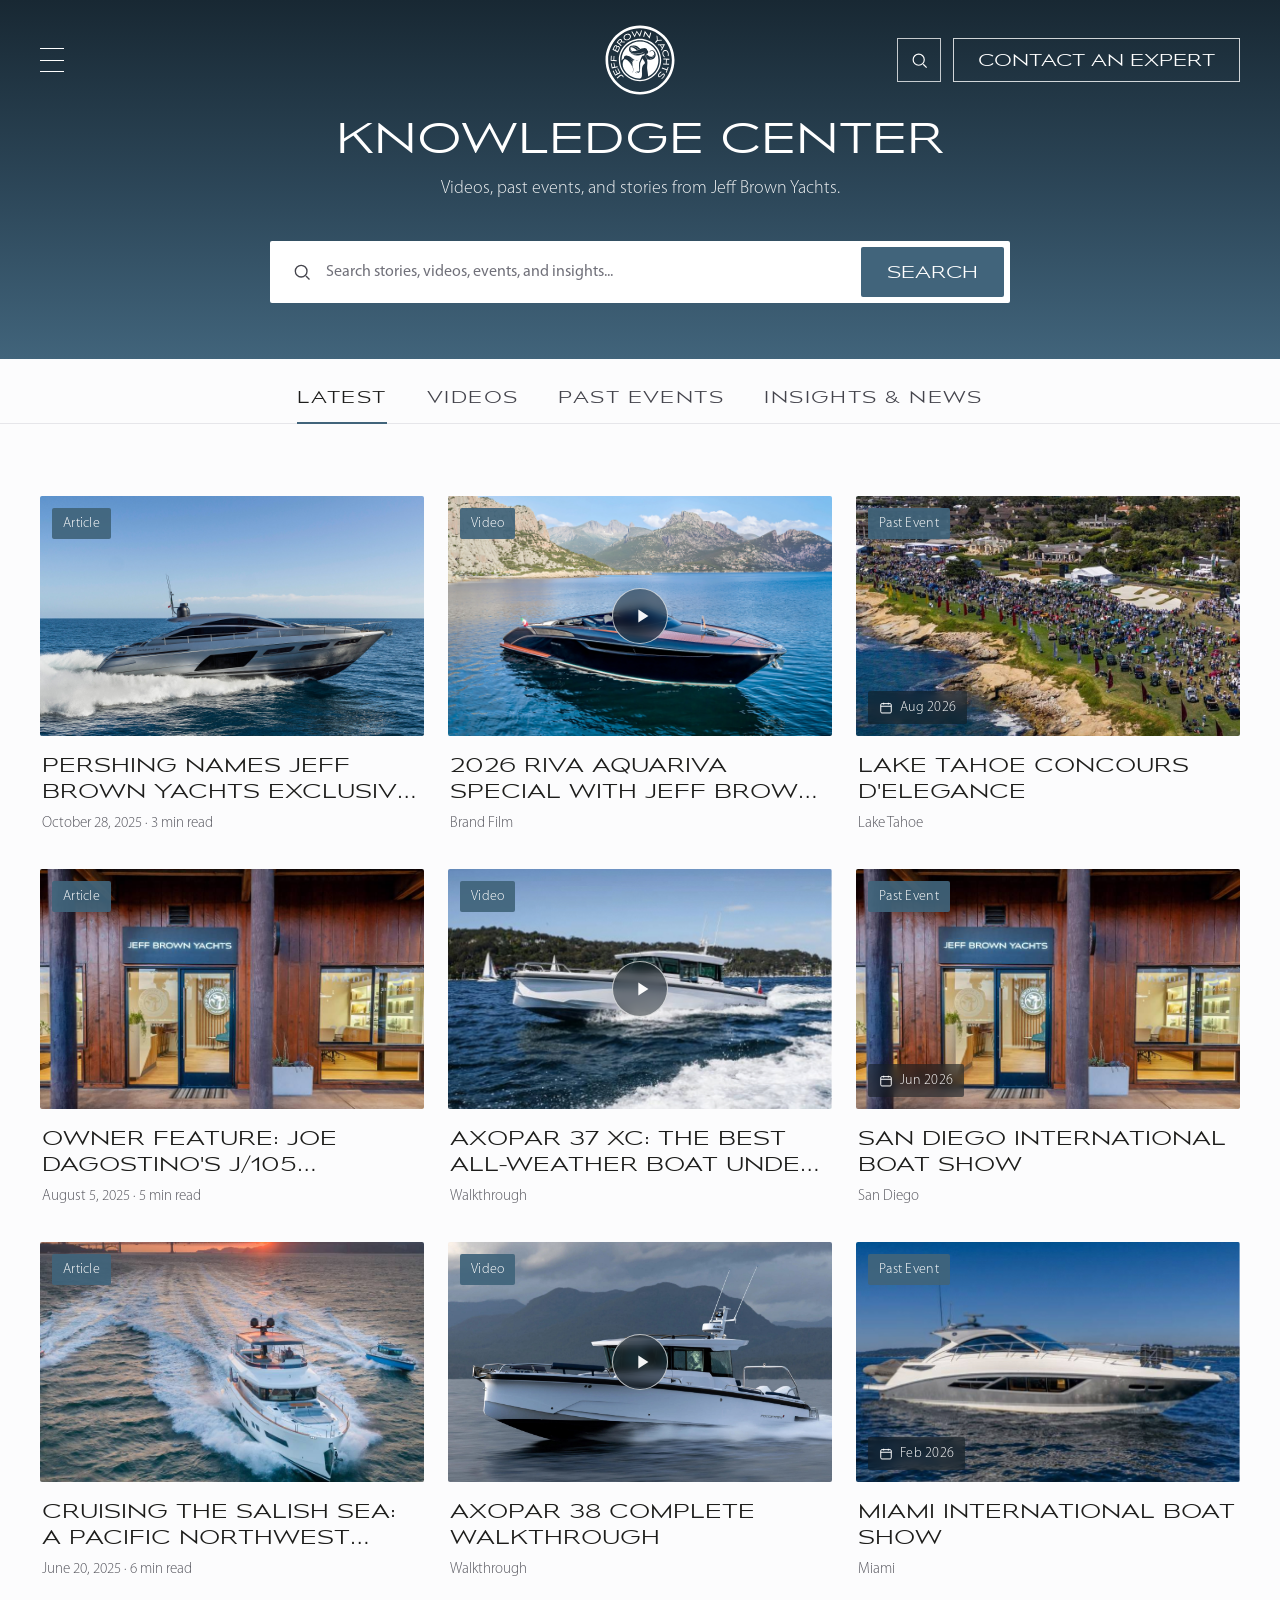
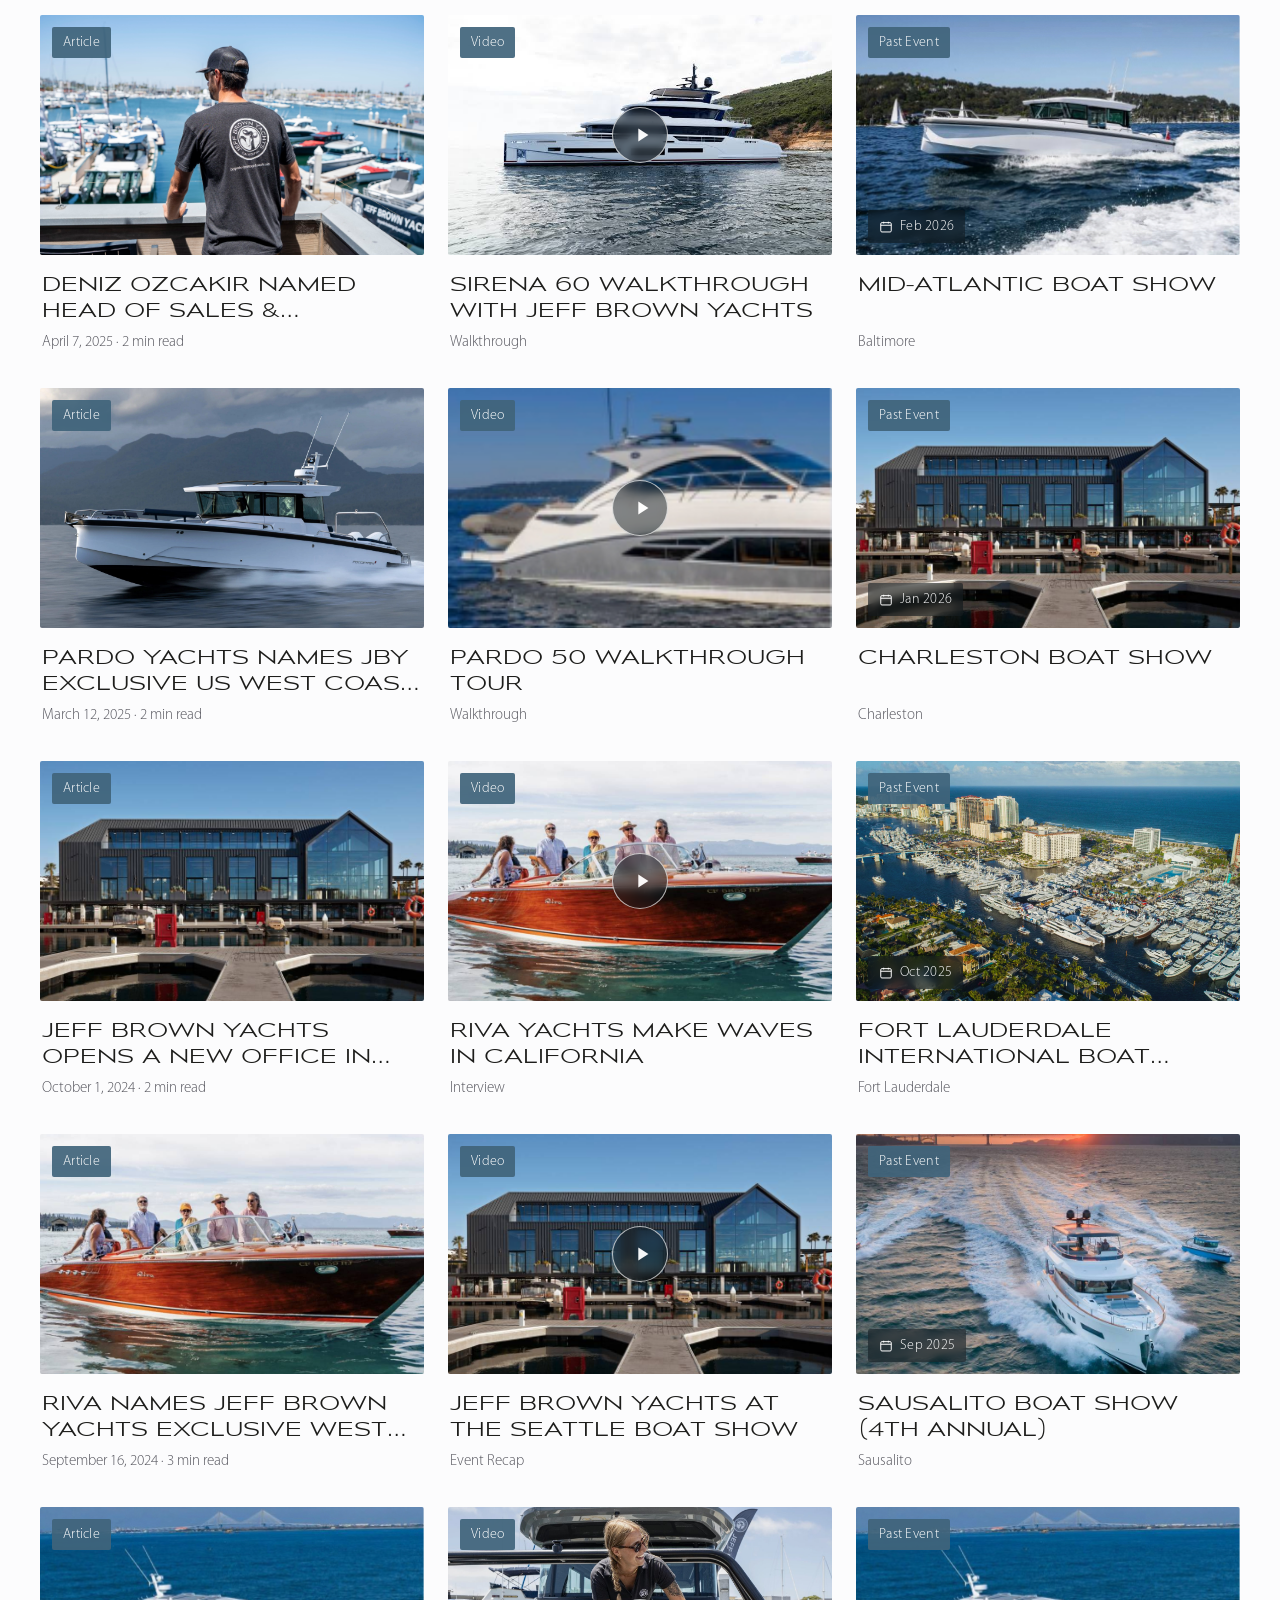
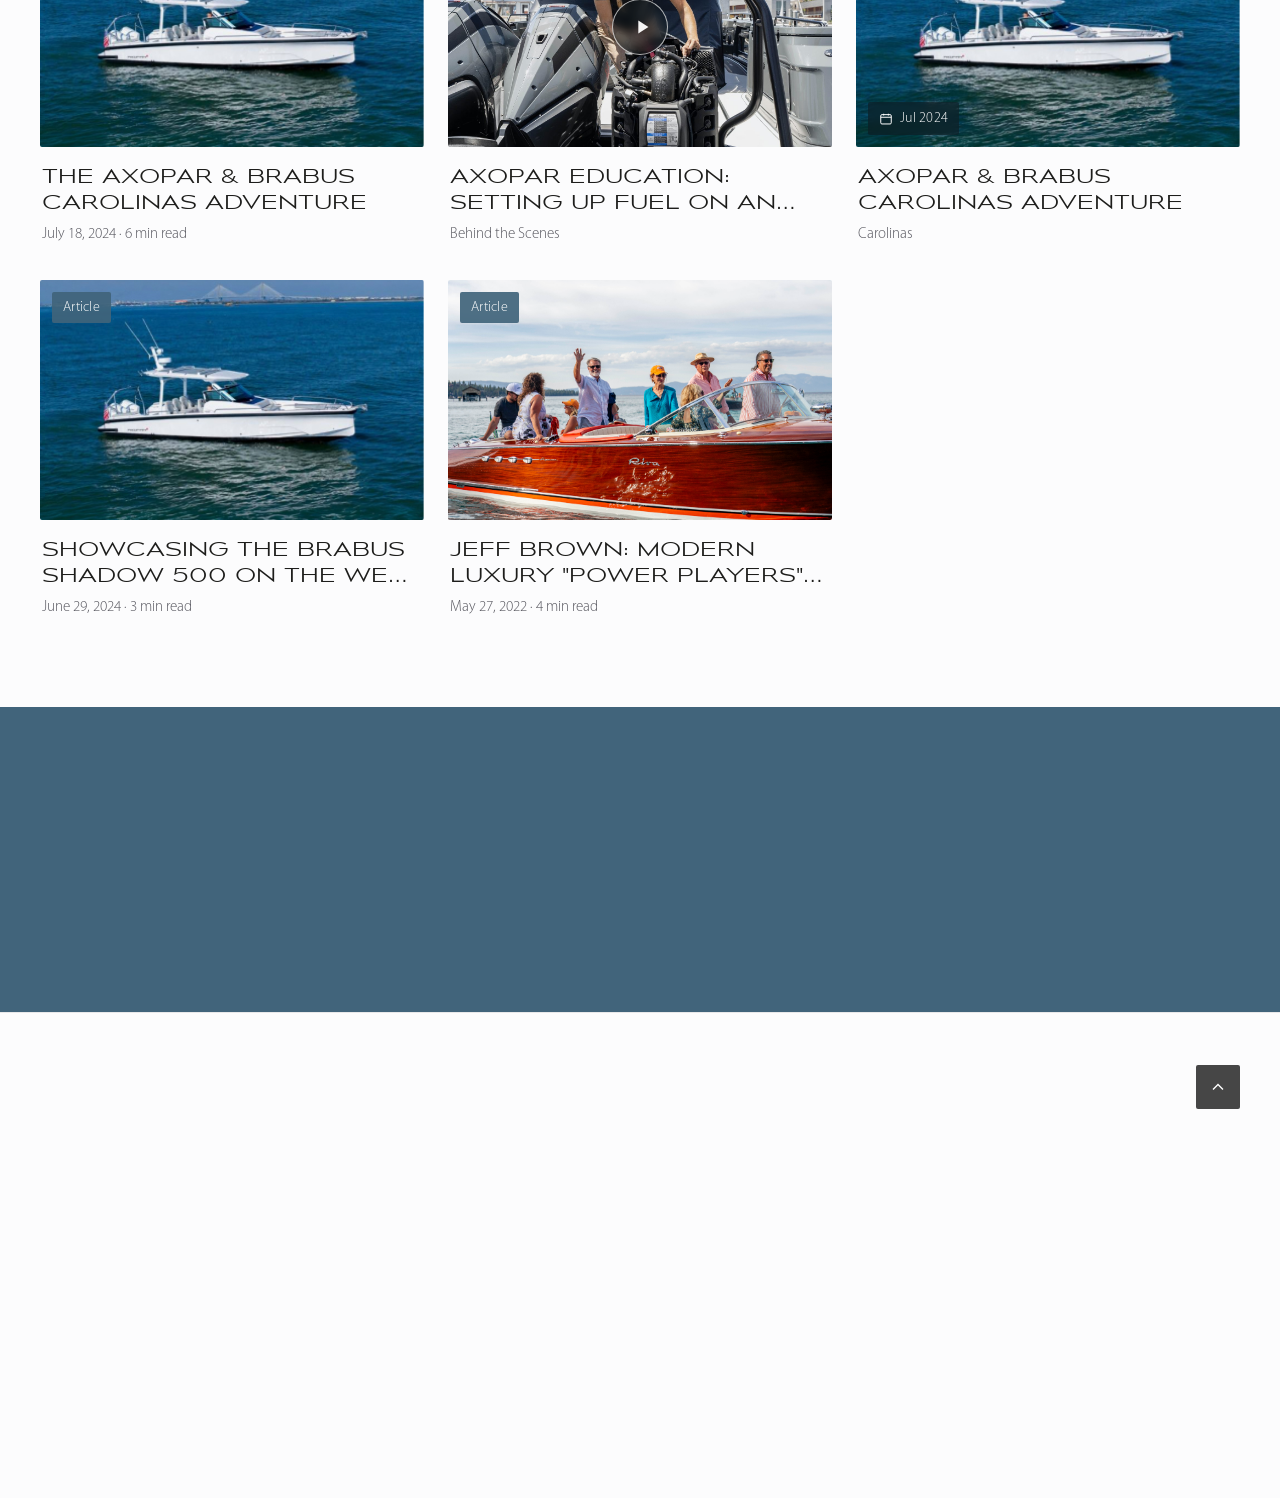
<file: index.html>
<!DOCTYPE html>
<html lang="en">
<head>
<meta charset="UTF-8" />
<meta name="viewport" content="width=device-width, initial-scale=1.0" />
<title>Knowledge Center — Jeff Brown Yachts</title>
<meta name="description" content="The Jeff Brown Yachts Knowledge Center: videos, past events, and stories from the JBY world." />
<link rel="icon" href="assets/jby_logo.svg" />
<link rel="stylesheet" href="assets/fonts.css" />
<link rel="stylesheet" href="assets/styles.css" />
</head>
<body data-kc="latest" data-hero="1">

<div data-site-header></div>

<!-- COMPACT HERO (internal page): breadcrumb + title + search -->
<section class="kc-hero home">
  <div class="kc-hero-inner">
    <h1 class="reveal in">Knowledge Center</h1>
    <p class="reveal in d1">Videos, past events, and stories from Jeff Brown Yachts.</p>
    <form class="searchbar reveal in d2" action="search.html" method="get" role="search" aria-label="Search the Knowledge Center">
      <svg viewBox="0 0 24 24" fill="none" stroke="currentColor" stroke-width="1.6"><circle cx="11" cy="11" r="7"/><path d="m21 21-4.3-4.3"/></svg>
      <input type="search" name="query" placeholder="Search stories, videos, events, and insights..." aria-label="Search" />
      <button type="submit" class="btn btn-md btn-solid"><span>Search</span></button>
    </form>
  </div>
</section>

<div data-site-kcnav></div>

<div class="hub-panels">

  <!-- ===================== LATEST (unified feed) ===================== -->
  <div class="hub-panel active" id="panel-latest">
    <section class="sec">
      <div class="wrap">
        <div class="ugrid" id="grid-latest"></div>
      </div>
    </section>
  </div>

  <!-- ===================== VIDEOS ===================== -->
  <div class="hub-panel" id="panel-videos">
    <section class="sec">
      <div class="wrap">
        <div class="chips" data-chips="grid-videos" data-axis="cat" role="tablist" aria-label="Filter videos">
          <button class="chip on" data-val="all">All</button>
          <button class="chip" data-val="walkthroughs">Walkthroughs</button>
          <button class="chip" data-val="brand-films">Brand Films</button>
          <button class="chip" data-val="event-recaps">Event Recaps</button>
          <button class="chip" data-val="interviews">Interviews</button>
          <button class="chip" data-val="behind-the-scenes">Behind the Scenes</button>
        </div>
        <div class="ugrid" id="grid-videos"></div>
      </div>
    </section>
  </div>

  <!-- ===================== PAST EVENTS ===================== -->
  <div class="hub-panel" id="panel-events">
    <section class="sec">
      <div class="wrap">
        <div class="chips" data-chips="grid-events" data-axis="region" role="tablist" aria-label="Filter events by region">
          <button class="chip on" data-val="all">All</button>
          <button class="chip" data-val="west">West Coast</button>
          <button class="chip" data-val="east">East Coast</button>
        </div>
        <div class="ugrid" id="grid-events"></div>
        <div class="sec-foot"><a class="btn btn-md btn-ghost-navy" href="https://ywteamyw.github.io/jby-events/v3-filters.html" target="_blank" rel="noopener">View Upcoming Events <svg viewBox="0 0 24 24" fill="none" stroke="currentColor" stroke-width="1.6"><path d="m9 6 6 6-6 6"/></svg></a></div>
      </div>
    </section>
  </div>

  <!-- ===================== INSIGHTS & NEWS ===================== -->
  <div class="hub-panel" id="panel-insights">
    <section class="sec">
      <div class="wrap">
        <div class="chips" data-chips="grid-insights" data-axis="cat" role="tablist" aria-label="Filter insights">
          <button class="chip on" data-val="all">All</button>
          <button class="chip" data-val="news">News</button>
          <button class="chip" data-val="adventures">Adventures</button>
          <button class="chip" data-val="owner">Owner Stories</button>
          <button class="chip" data-val="insights">Insights</button>
        </div>
        <div class="ugrid" id="grid-insights"></div>
      </div>
    </section>
  </div>

</div>

<div data-site-cta></div>
<div data-site-footer></div>

<script>
/* Knowledge Center — unified content model (variant 2) */
(function(){
  var ITEMS = [
    /* ---- Videos ---- */
    {k:"video",href:"video.html?v=w0ptcR-tTSQ",img:"brand-riva.webp",t:"2026 Riva Aquariva Special with Jeff Brown Yachts",cat:"brand-films",meta:"Brand Film"},
    {k:"video",href:"video.html?v=fQSTb3oAKzA",img:"vessel-axopar.jpg",t:"Axopar 37 XC: The Best All-Weather Boat Under $500K?",cat:"walkthroughs",meta:"Walkthrough"},
    {k:"video",href:"video.html?v=-jKF--eEPcs",img:"brand-axopar.jpg",t:"Axopar 38 Complete Walkthrough",cat:"walkthroughs",meta:"Walkthrough"},
    {k:"video",href:"video.html?v=-klt9lROx2Q",img:"brand-sirena.jpg",t:"Sirena 60 Walkthrough with Jeff Brown Yachts",cat:"walkthroughs",meta:"Walkthrough"},
    {k:"video",href:"video.html?v=Qdw6NAXoP4w",img:"vessel-pershing2.jpg",t:"Pardo 50 Walkthrough Tour",cat:"walkthroughs",meta:"Walkthrough"},
    {k:"video",href:"video.html?v=bcRRfGyM40s",img:"ev_riva.jpg",t:"Riva Yachts Make Waves in California",cat:"interviews",meta:"Interview"},
    {k:"video",href:"video.html?v=dWhl8WauQQw",img:"marina-newport.jpg",t:"Jeff Brown Yachts at the Seattle Boat Show",cat:"event-recaps",meta:"Event Recap"},
    {k:"video",href:"video.html?v=TO-hFcdKXWA",img:"card_service.jpg",t:"Axopar Education: Setting Up Fuel on an Axopar 37",cat:"behind-the-scenes",meta:"Behind the Scenes"},
    /* ---- Past Events ---- */
    {k:"event",href:"event.html?e=lake-tahoe",img:"ev_pebble.jpg",t:"Lake Tahoe Concours d'Elegance",brand:"riva",meta:"Aug 2026 · Lake Tahoe",region:"west"},
    {k:"event",href:"event.html?e=san-diego",img:"marina-sandiego.jpg",t:"San Diego International Boat Show",brand:"axopar",meta:"Jun 2026 · San Diego",region:"west"},
    {k:"event",href:"event.html?e=miami",img:"vessel-pershing.jpg",t:"Miami International Boat Show",brand:"pershing",meta:"Feb 2026 · Miami",region:"east"},
    {k:"event",href:"event.html?e=mid-atlantic",img:"vessel-axopar.jpg",t:"Mid-Atlantic Boat Show",brand:"axopar",meta:"Feb 2026 · Baltimore",region:"east"},
    {k:"event",href:"event.html?e=charleston",img:"marina-newport.jpg",t:"Charleston Boat Show",brand:"axopar",meta:"Jan 2026 · Charleston",region:"east"},
    {k:"event",href:"event.html?e=fort-lauderdale",img:"event_flibs.jpg",t:"Fort Lauderdale International Boat Show",brand:"brabus",meta:"Oct 2025 · Fort Lauderdale",region:"east"},
    {k:"event",href:"event.html?e=sausalito",img:"ev_sausalito.jpg",t:"Sausalito Boat Show (4th Annual)",brand:"brabus",meta:"Sep 2025 · Sausalito",region:"west"},
    {k:"event",href:"event.html?e=carolinas",img:"vessel-brabus.jpg",t:"Axopar & BRABUS Carolinas Adventure",brand:"axopar",meta:"Jul 2024 · Carolinas",region:"east"},
    /* ---- Insights & News (articles) ---- */
    {k:"article",href:"article.html?a=pershing-us-dealer",img:"brand-pershing.jpg",t:"Pershing Names Jeff Brown Yachts Exclusive US Dealer",cat:"news",meta:"October 28, 2025 · 3 min read"},
    {k:"article",href:"article.html?a=viggen",img:"marina-sandiego.jpg",t:"Owner Feature: Joe Dagostino's J/105 \"Viggen\"",cat:"owner",meta:"August 5, 2025 · 5 min read"},
    {k:"article",href:"article.html?a=salish-sea",img:"ev_sausalito.jpg",t:"Cruising the Salish Sea: A Pacific Northwest Adventure",cat:"adventures",meta:"June 20, 2025 · 6 min read"},
    {k:"article",href:"article.html?a=deniz-ozcakir",img:"consult-overlook.jpg",t:"Deniz Ozcakir Named Head of Sales & Marketing",cat:"news",meta:"April 7, 2025 · 2 min read"},
    {k:"article",href:"article.html?a=pardo-west-coast",img:"brand-axopar.jpg",t:"Pardo Yachts Names JBY Exclusive US West Coast Dealer",cat:"news",meta:"March 12, 2025 · 2 min read"},
    {k:"article",href:"article.html?a=charleston-office",img:"marina-newport.jpg",t:"Jeff Brown Yachts Opens a New Office in Charleston",cat:"news",meta:"October 1, 2024 · 2 min read"},
    {k:"article",href:"article.html?a=riva-west-coast",img:"ev_riva.jpg",t:"Riva Names Jeff Brown Yachts Exclusive West Coast Dealer",cat:"news",meta:"September 16, 2024 · 3 min read"},
    {k:"article",href:"article.html?a=carolinas-adventure",img:"vessel-brabus.jpg",t:"The Axopar & BRABUS Carolinas Adventure",cat:"adventures",meta:"July 18, 2024 · 6 min read"},
    {k:"article",href:"article.html?a=brabus-shadow-500",img:"vessel-brabus.jpg",t:"Showcasing the BRABUS Shadow 500 on the West Coast",cat:"insights",meta:"June 29, 2024 · 3 min read"},
    {k:"article",href:"article.html?a=modern-luxury",img:"lifestyle-expertise.jpg",t:"Jeff Brown: Modern Luxury \"Power Players\" Spotlight",cat:"insights",meta:"May 27, 2022 · 4 min read"}
  ];
  var BADGE = {video:"Video", event:"Past Event", article:"Article"};
  var CAL = '<svg viewBox="0 0 24 24" fill="none" stroke="currentColor" stroke-width="1.7"><rect x="3" y="4.5" width="18" height="16" rx="2"/><path d="M3 9h18M8 3v3M16 3v3"/></svg>';
  var PLAY = '<svg viewBox="0 0 24 24" fill="currentColor"><path d="M8 5v14l11-7z"/></svg>';
  function card(it){
    /* Same footprint for every card; the on-image cue + meta differ by type. */
    var onimg = "", meta = it.meta;
    if(it.k==="video"){
      onimg = '<video muted loop playsinline preload="none"><source src="assets/video/hover.mp4" type="video/mp4"></video>'
            + '<span class="uc-play">'+PLAY+'</span>';
    } else if(it.k==="event"){
      var p = it.meta.split(" · ");          /* "Aug 2026 · Lake Tahoe" */
      onimg = '<span class="uc-date">'+CAL+p[0]+'</span>';
      meta  = p[1] || it.meta;               /* location shows below */
    }
    return '<a class="ucard uc-'+it.k+'" data-k="'+it.k+'" data-cat="'+(it.cat||"")+'" data-brand="'+(it.brand||"")+'" data-region="'+(it.region||"")+'" href="'+it.href+'">'
      + '<div class="uc-thumb"><img src="assets/img/'+it.img+'" alt="" />'+onimg+'<span class="uc-badge">'+BADGE[it.k]+'</span></div>'
      + '<div class="uc-body"><h3>'+it.t+'</h3><p class="uc-meta">'+meta+'</p></div></a>';
  }
  function bindHover(root){
    root.querySelectorAll(".ucard").forEach(function(c){
      var v = c.querySelector("video"); if(!v || c.dataset.hb) return; c.dataset.hb="1";
      c.addEventListener("mouseenter", function(){ try{ v.currentTime=0; var p=v.play(); if(p&&p.catch)p.catch(function(){}); }catch(e){} });
      c.addEventListener("mouseleave", function(){ try{ v.pause(); }catch(e){} });
    });
  }
  function render(id, list){ var el=document.getElementById(id); if(!el)return; el.innerHTML=list.map(card).join(""); bindHover(el); }

  /* Latest = a mixed feed (round-robin across the three types) */
  function latest(){
    var v=ITEMS.filter(function(i){return i.k==="video";});
    var e=ITEMS.filter(function(i){return i.k==="event";});
    var a=ITEMS.filter(function(i){return i.k==="article";});
    var out=[], i=0, max=Math.max(v.length,e.length,a.length);
    for(; i<max; i++){ if(a[i])out.push(a[i]); if(v[i])out.push(v[i]); if(e[i])out.push(e[i]); }
    return out;
  }
  render("grid-latest",  latest());
  render("grid-videos",  ITEMS.filter(function(i){return i.k==="video";}));
  render("grid-events",  ITEMS.filter(function(i){return i.k==="event";}));
  render("grid-insights",ITEMS.filter(function(i){return i.k==="article";}));

  /* Horizontal chip filters (within a tab) */
  document.querySelectorAll(".chips[data-chips]").forEach(function(bar){
    var grid = document.getElementById(bar.getAttribute("data-chips"));
    var axis = bar.getAttribute("data-axis");
    if(!grid) return;
    bar.querySelectorAll(".chip").forEach(function(ch){
      ch.addEventListener("click", function(){
        bar.querySelectorAll(".chip").forEach(function(x){ x.classList.remove("on"); });
        ch.classList.add("on");
        var val = ch.getAttribute("data-val");
        grid.querySelectorAll(".ucard").forEach(function(c){
          c.style.display = (val==="all" || c.getAttribute("data-"+axis)===val) ? "" : "none";
        });
      });
    });
  });
})();
</script>
<script src="assets/app.js"></script>
</body>
</html>
</file>
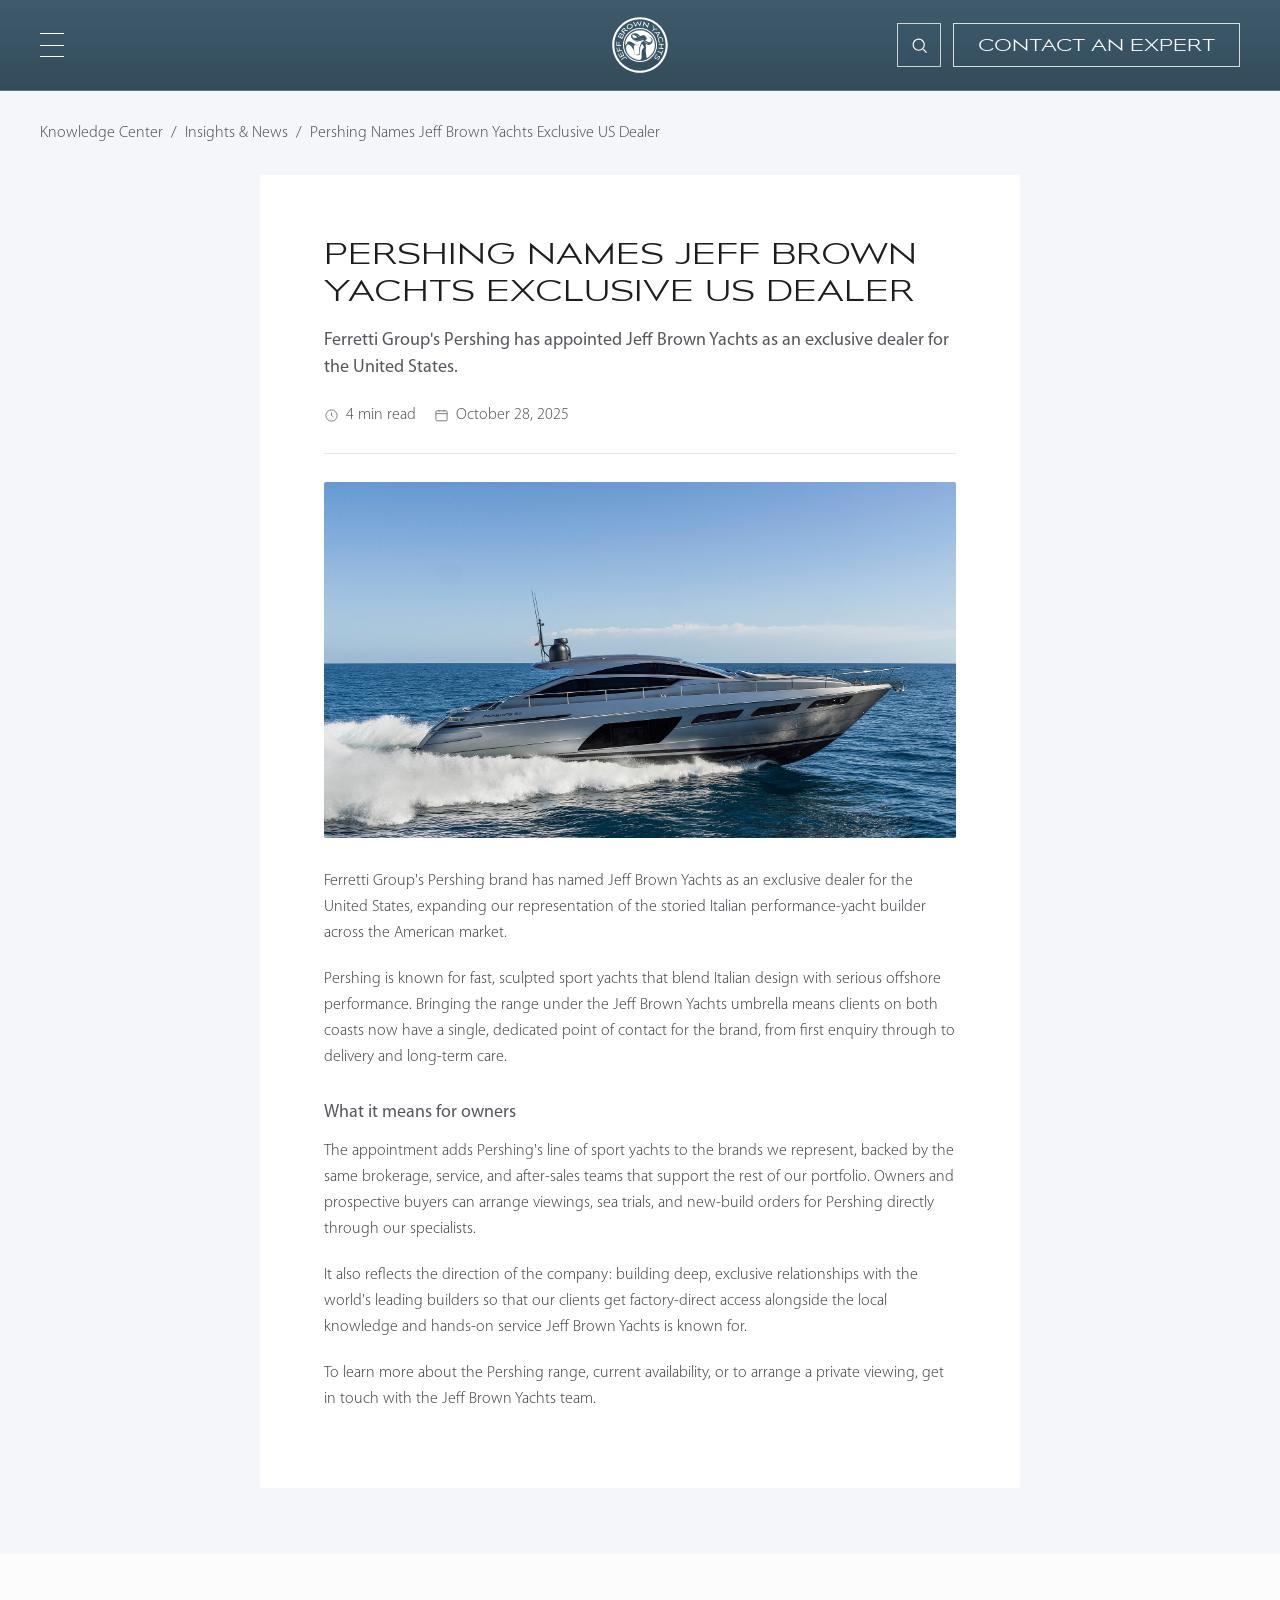
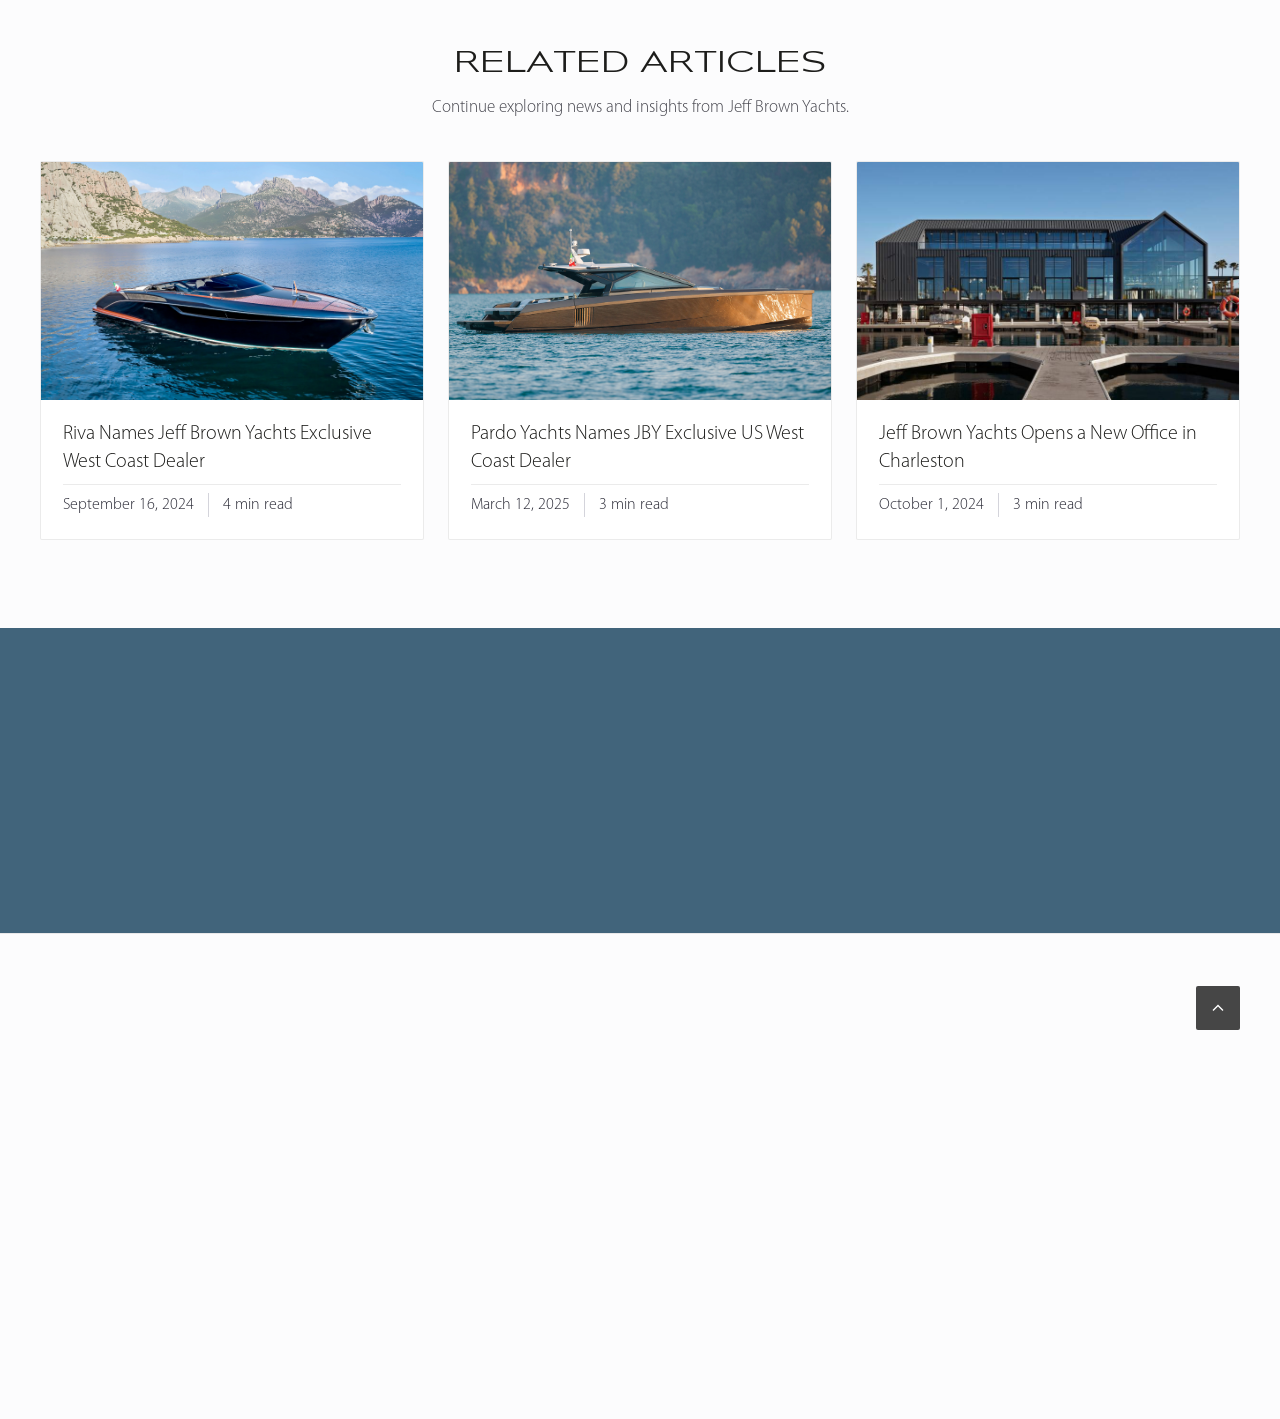
<file: article.html>
<!DOCTYPE html>
<html lang="en">
<head>
<meta charset="UTF-8" />
<meta name="viewport" content="width=device-width, initial-scale=1.0" />
<title>Article — Jeff Brown Yachts</title>
<meta name="description" content="News and insights from Jeff Brown Yachts: brand announcements, new offices, owner features, and adventures." />
<link rel="icon" href="assets/jby_logo.svg" />
<link rel="stylesheet" href="assets/fonts.css" />
<link rel="stylesheet" href="assets/styles.css" />
</head>
<body data-kc="insights">

<div data-site-header></div>

<!-- LIGHT TOP: breadcrumb + white article card (no gradient hero) -->
<section class="article-top">
  <div class="wrap">
    <nav class="dh-crumbs" aria-label="Breadcrumb"><ol>
      <li><a href="index.html#latest">Knowledge Center</a></li><li class="sep">/</li>
      <li><a href="index.html#insights">Insights &amp; News</a></li><li class="sep">/</li>
      <li aria-current="page" id="a-crumb">Article</li>
    </ol></nav>

    <article class="article-card reveal in">
      <h1 id="a-title">Article</h1>
      <p class="article-dek" id="a-dek"></p>
      <div class="article-meta">
        <span class="mi"><svg viewBox="0 0 24 24" fill="none" stroke="currentColor" stroke-width="1.6"><circle cx="12" cy="12" r="9"/><path d="M12 7v5l3 2"/></svg><span id="a-rt"></span></span>
        <span class="mi"><svg viewBox="0 0 24 24" fill="none" stroke="currentColor" stroke-width="1.6"><rect x="3" y="4.5" width="18" height="16" rx="2"/><path d="M3 9h18M8 3v3M16 3v3"/></svg><span id="a-date"></span></span>
      </div>
      <hr class="art-rule" />
      <div class="article-body" id="a-body"></div>
    </article>
  </div>
</section>

<!-- RELATED -->
<section class="sec">
  <div class="wrap">
    <div class="sec-head" style="margin-bottom:40px"><h2 class="h-sm">Related articles</h2><p>Continue exploring news and insights from Jeff Brown Yachts.</p></div>
    <div class="media-grid cols-3" id="a-related"></div>
  </div>
</section>

<div data-site-cta></div>
<div data-site-footer></div>

<script>
/* Article detail — populate from ?a=<slug> */
(function(){
  var A = {
    "pershing-us-dealer":{
      t:"Pershing Names Jeff Brown Yachts Exclusive US Dealer",
      dek:"Ferretti Group's Pershing has appointed Jeff Brown Yachts as an exclusive dealer for the United States.",
      cat:"News", date:"October 28, 2025", rt:"4 min read", author:"Jeff Brown Yachts", img:"brand-pershing.jpg",
      body:"<p>Ferretti Group's Pershing brand has named Jeff Brown Yachts as an exclusive dealer for the United States, expanding our representation of the storied Italian performance-yacht builder across the American market.</p>"
        +"<p>Pershing is known for fast, sculpted sport yachts that blend Italian design with serious offshore performance. Bringing the range under the Jeff Brown Yachts umbrella means clients on both coasts now have a single, dedicated point of contact for the brand, from first enquiry through to delivery and long-term care.</p>"
        +"<h2>What it means for owners</h2>"
        +"<p>The appointment adds Pershing's line of sport yachts to the brands we represent, backed by the same brokerage, service, and after-sales teams that support the rest of our portfolio. Owners and prospective buyers can arrange viewings, sea trials, and new-build orders for Pershing directly through our specialists.</p>"
        +"<p>It also reflects the direction of the company: building deep, exclusive relationships with the world's leading builders so that our clients get factory-direct access alongside the local knowledge and hands-on service Jeff Brown Yachts is known for.</p>"
        +"<p>To learn more about the Pershing range, current availability, or to arrange a private viewing, get in touch with the Jeff Brown Yachts team.</p>",
      src:{u:"https://www.boatinternational.com/boat-pro/news/pershing-dealer-us-jeff-brown-yachts",l:"BOAT International"}},
    "riva-west-coast":{
      t:"Riva Names Jeff Brown Yachts Exclusive West Coast Dealer",
      dek:"Riva has appointed Jeff Brown Yachts as its new exclusive dealer for the Western United States.",
      cat:"News", date:"September 16, 2024", rt:"4 min read", author:"Jeff Brown Yachts", img:"brand-riva.webp",
      body:"<p>Riva, the historic Italian marque and one of the most celebrated names in yachting, has named Jeff Brown Yachts as its new exclusive dealer for the Western United States.</p>"
        +"<p>Founded on Lake Iseo more than a century and a half ago, Riva has come to define timeless, handcrafted elegance on the water. Representing the brand across the West Coast is a natural fit for a team that has long championed design-led, meticulously built yachts.</p>"
        +"<h2>Bringing Riva to the West Coast</h2>"
        +"<p>The partnership pairs Riva's craftsmanship with our brokerage, service, and after-sales support, and underpins the brand's growing presence in California, including featured appearances at concours events and private owner gatherings.</p>"
        +"<p>Whether you are considering an Aquariva, an open sport yacht, or one of Riva's larger flybridge models, our specialists can walk you through the range, arrange a viewing, and guide you from selection through delivery.</p>"
        +"<p>Reach out to the Jeff Brown Yachts team to learn more about Riva availability on the West Coast.</p>",
      src:{u:"https://jeffbrownyachts.com/news/details/riva-announces-jeff-brown-yachts-as-its-new-exclusive-dealer-for-the-western-united-states",l:"Jeff Brown Yachts"}},
    "pardo-west-coast":{
      t:"Pardo Yachts Names JBY Exclusive US West Coast Dealer",
      dek:"Italian brand Pardo Yachts has named Jeff Brown Yachts its exclusive U.S. West Coast dealer.",
      cat:"News", date:"March 12, 2025", rt:"3 min read", author:"Jeff Brown Yachts", img:"brand-wally.jpg",
      body:"<p>Italian builder Pardo Yachts has appointed Jeff Brown Yachts as its exclusive dealer for the U.S. West Coast, adding the brand's elegant day boats and yachts to the marques we represent.</p>"
        +"<p>Pardo has built a strong following for its clean, understated design and versatile, open layouts, boats made for long, easy days on the water. The appointment extends our line-up of premium European builders and gives West Coast owners a local point of contact for the brand.</p>"
        +"<h2>What owners can expect</h2>"
        +"<p>From the walkaround day boats to the larger models, our team can arrange viewings, sea trials, and new orders, backed by the service and management support that follows every Jeff Brown Yachts sale.</p>"
        +"<p>Get in touch to learn more about the Pardo range and current availability on the West Coast.</p>",
      src:{u:"https://jeffbrownyachts.com/news/details/italian-brand-pardo-yachts-names-jeff-brown-yachts-exclusive-u.s-west-coast-dealer",l:"Jeff Brown Yachts"}},
    "charleston-office":{
      t:"Jeff Brown Yachts Opens a New Office in Charleston",
      dek:"Jeff Brown Yachts has opened a new office in Charleston, South Carolina, expanding our East Coast presence.",
      cat:"News", date:"October 1, 2024", rt:"3 min read", author:"Jeff Brown Yachts", img:"marina-newport.jpg",
      body:"<p>Jeff Brown Yachts has opened a new office in Charleston, South Carolina, strengthening our presence on the East Coast and bringing our brokerage and service closer to owners in the region.</p>"
        +"<p>Charleston's deep boating culture and growing community of owners make it a natural home for the team. The new office extends our coast-to-coast network and puts local expertise within easy reach of clients along the Southeast.</p>"
        +"<h2>Local presence, national reach</h2>"
        +"<p>The Charleston team supports sales, viewings, sea trials, and after-sales care, while drawing on the full resources of Jeff Brown Yachts, from marketing and brokerage to service and yacht management.</p>"
        +"<p>If you are buying, selling, or caring for a yacht in the Carolinas, our Charleston specialists are ready to help. Get in touch to introduce yourself.</p>",
      src:{u:"https://jeffbrownyachts.com/news/details/jeff-brown-yachts-opens-new-office-in-charleston",l:"Jeff Brown Yachts"}},
    "deniz-ozcakir":{
      t:"Deniz Ozcakir Named Head of Sales &amp; Marketing",
      dek:"Jeff Brown Yachts has announced Deniz Ozcakir as Head of Sales and Marketing.",
      cat:"News", date:"April 7, 2025", rt:"3 min read", author:"Jeff Brown Yachts", img:"consult-overlook.jpg",
      body:"<p>Jeff Brown Yachts has announced the appointment of Deniz Ozcakir as Head of Sales and Marketing, a role created to support the company's continued growth across brands and regions.</p>"
        +"<p>As Jeff Brown Yachts has expanded its portfolio of represented builders and its network of offices, investing in the team behind the brand has become a priority. The appointment reflects that focus.</p>"
        +"<h2>Investing in the team</h2>"
        +"<p>The role spans brokerage, marketing, and the overall owner experience, aligning how the company presents its brands with the hands-on service clients receive day to day.</p>"
        +"<p>To learn more about the team and how we work, reach out to Jeff Brown Yachts.</p>",
      src:{u:"https://jeffbrownyachts.com/news/details/jeff-brown-yachts-announces-deniz-ozcakir-as-head-of-sales-and-marketing",l:"Jeff Brown Yachts"}},
    "brabus-shadow-500":{
      t:"Showcasing the BRABUS Shadow 500 on the West Coast",
      dek:"Jeff Brown Yachts is proudly showcasing the BRABUS Shadow 500.",
      cat:"News", date:"June 29, 2024", rt:"4 min read", author:"Jeff Brown Yachts", img:"brand-axopar.jpg",
      body:"<p>Jeff Brown Yachts is proudly showcasing the BRABUS Shadow 500, the striking performance day boat that pairs BRABUS design language with Axopar's proven, sea-keeping hull.</p>"
        +"<p>The Shadow 500 brings the aggressive, precisely finished aesthetic BRABUS is known for on the road to the water, matched with the versatility and offshore capability that has made the platform so popular.</p>"
        +"<h2>Performance, engineered on the water</h2>"
        +"<p>With its blacked-out styling, refined detailing, and punchy performance, the Shadow 500 is built for owners who want presence and capability in equal measure, whether cruising the coast or running to an anchorage for the day.</p>"
        +"<p>Get in touch with our team to arrange a viewing or sea trial, or to learn more about availability across the BRABUS Shadow range.</p>",
      src:{u:"https://jeffbrownyachts.com/news/details/jeff-brown-yachts-proudly-showcasing-the-brabus-shadow-500",l:"Jeff Brown Yachts"}},
    "modern-luxury":{
      t:"Jeff Brown: Modern Luxury \"Power Players\" Spotlight",
      dek:"Jeff Brown was featured in Modern Luxury's \"Power Players\" spotlight.",
      cat:"News", date:"May 27, 2022", rt:"4 min read", author:"Jeff Brown Yachts", img:"lifestyle-legacy.jpg",
      body:"<p>Jeff Brown was featured in Modern Luxury's \"Power Players\" spotlight, recognizing his role in the yachting industry and the growth of Jeff Brown Yachts.</p>"
        +"<p>The feature looks at the path from a hands-on brokerage to a company representing some of the most respected names in yachting, and the philosophy that has guided it: put the owner experience first, and build lasting relationships on and off the water.</p>"
        +"<h2>A people-first approach</h2>"
        +"<p>That approach runs through everything the company does, from curating the right yacht for each client to supporting them through service, management, and eventual resale.</p>"
        +"<p>To learn more about Jeff Brown Yachts, or to talk with our team, get in touch.</p>",
      src:{u:"https://jeffbrownyachts.com/news/details/jeff-brown-modern-luxury-power-players-spotlight",l:"Jeff Brown Yachts"}},
    "viggen":{
      t:"Owner Feature: Joe Dagostino's J/105 \"Viggen\"",
      dek:"An owner feature on Joe Dagostino and his J/105 \"Viggen,\" based out of the San Diego Yacht Club.",
      cat:"Owner Story", date:"August 5, 2025", rt:"4 min read", author:"Jeff Brown Yachts", img:"ev_riva.jpg",
      body:"<p>In this brokerage owner feature, we profile Joe Dagostino and his J/105 \"Viggen,\" campaigned out of the San Diego Yacht Club.</p>"
        +"<p>The J/105 is a one-design classic with a devoted racing community, and Viggen is a well-loved example, a boat that rewards good crew work and time on the water. The feature looks at the boat, the sailing behind it, and what ownership looks like day to day.</p>"
        +"<h2>The owner's story</h2>"
        +"<p>Owner features like this one are part of an ongoing series highlighting the people we work with, the boats they love, and the way they use them, whether that is club racing, weekend cruising, or something in between.</p>"
        +"<p>Reach out to the Jeff Brown Yachts team if you would like to share your own story.</p>",
      src:{u:"https://jeffbrownyachts.com/news/details/brokerage-owner-feature-joe-dagostinos-j-105-viggen",l:"Jeff Brown Yachts"}},
    "carolinas-adventure":{
      t:"The Axopar &amp; BRABUS Carolinas Adventure",
      dek:"An invite-only coastal journey created by Jeff and Karen Brown, part of the Axopar &amp; BRABUS Adventure series.",
      cat:"Adventures", date:"July 18, 2024", rt:"4 min read", author:"Jeff Brown Yachts", img:"band.jpg",
      body:"<p>The Axopar &amp; BRABUS Carolinas Adventure was an invite-only coastal journey created by Jeff and Karen Brown, bringing a small group of owners together to run the fleet along the Carolina coast.</p>"
        +"<p>The Adventure series is built around the experience of ownership on the water: real miles, real anchorages, and time aboard with people who love these boats. It is less an event than a shared voyage.</p>"
        +"<h2>Ownership, on the water</h2>"
        +"<p>Days are spent running the coast, rafting up in quiet anchorages, and getting to know the boats and each other, the kind of hands-on time that shows what these platforms can really do.</p>"
        +"<p>To hear about upcoming Adventures, or to learn more about the Axopar and BRABUS ranges, get in touch with the Jeff Brown Yachts team.</p>",
      src:{u:"https://jeffbrownyachts.com/news/category/adventures",l:"Jeff Brown Yachts"}},
    "salish-sea":{
      t:"Cruising the Salish Sea: A Pacific Northwest Adventure",
      dek:"A Pacific Northwest adventure cruising the Salish Sea, part of the Jeff Brown Yachts Adventure series.",
      cat:"Adventures", date:"June 20, 2025", rt:"4 min read", author:"Jeff Brown Yachts", img:"marina-newport.jpg",
      body:"<p>This Adventure takes the fleet north to cruise the Salish Sea, the island-strewn waters of the Pacific Northwest, for a run of protected passages, quiet anchorages, and open-water crossings.</p>"
        +"<p>The Salish Sea is some of the most rewarding cruising ground in North America, sheltered channels, forested islands, and abundant wildlife, and a proving ground for boats built to handle real conditions.</p>"
        +"<h2>Cruising the Pacific Northwest</h2>"
        +"<p>Like the rest of the series, the trip is built around time on the water and the way these boats perform where owners actually use them, not a showroom, but a working cruise among the islands.</p>"
        +"<p>To hear about upcoming Adventures, reach out to the Jeff Brown Yachts team.</p>",
      src:{u:"https://jeffbrownyachts.com/news/category/adventures",l:"Jeff Brown Yachts"}}
  };

  function param(n){ var m=new RegExp("[?&]"+n+"=([^&]+)").exec(location.search); return m?decodeURIComponent(m[1]):""; }
  var slug = param("a"); if(!A[slug]) slug = "pershing-us-dealer";
  var a = A[slug];

  document.getElementById("a-crumb").innerHTML = a.t;
  document.getElementById("a-title").innerHTML = a.t;
  document.getElementById("a-dek").innerHTML = a.dek;
  document.getElementById("a-rt").textContent = a.rt;
  document.getElementById("a-date").textContent = a.date;
  document.getElementById("a-body").innerHTML =
    '<img class="art-cover" src="assets/img/'+a.img+'" alt="" />'
    + a.body;
  document.title = a.t.replace(/&quot;/g,'"').replace(/&amp;/g,"&") + " — Jeff Brown Yachts";

  /* Related — three other articles */
  var keys = Object.keys(A).filter(function(k){ return k!==slug; }).slice(0,3);
  document.getElementById("a-related").innerHTML = keys.map(function(k){
    var r = A[k];
    return '<a class="card acard" href="article.html?a='+k+'">'
      + '<div class="thumb"><img src="assets/img/'+r.img+'" alt="" /><span class="badge">'+r.cat+'</span></div>'
      + '<h3>'+r.t+'</h3>'
      + '<div class="date"><span>'+r.date+'</span><span class="rt">'+r.rt+'</span></div></a>';
  }).join("");
})();
</script>
<script src="assets/app.js"></script>
</body>
</html>
</file>
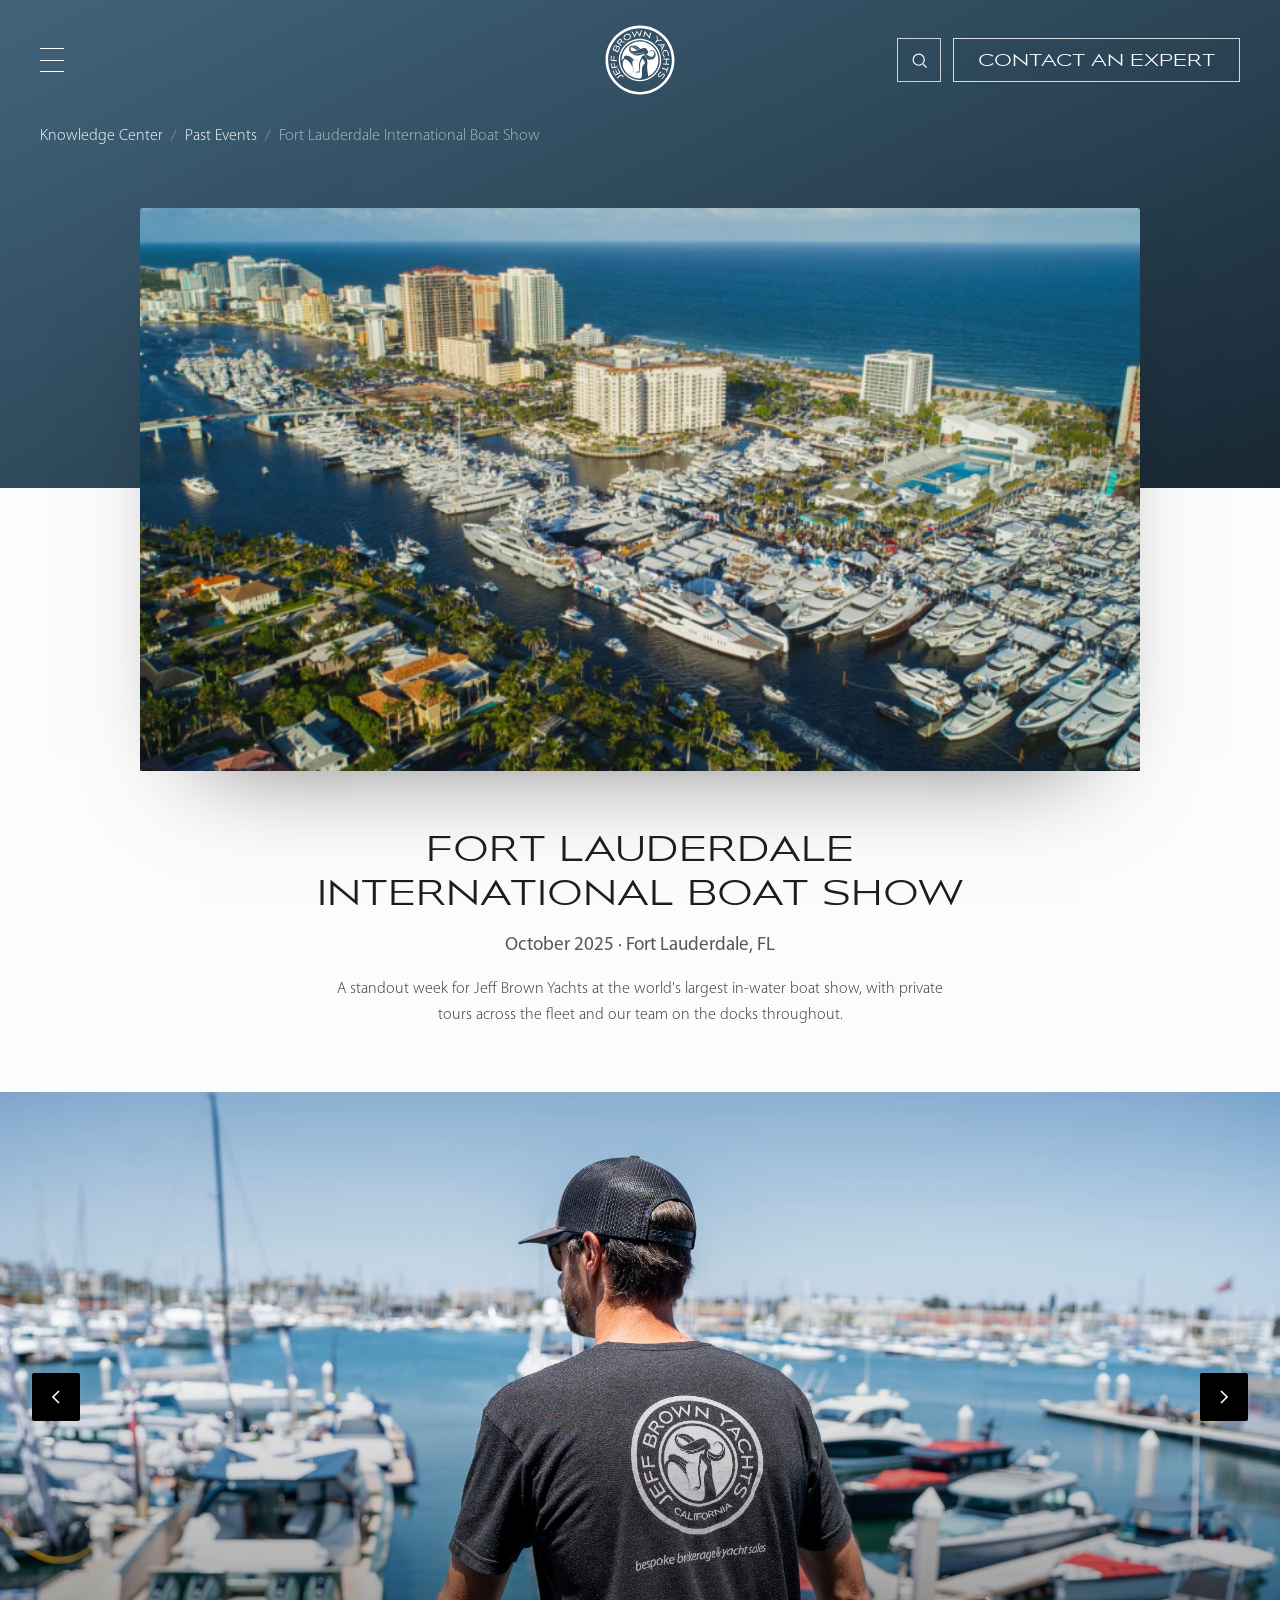
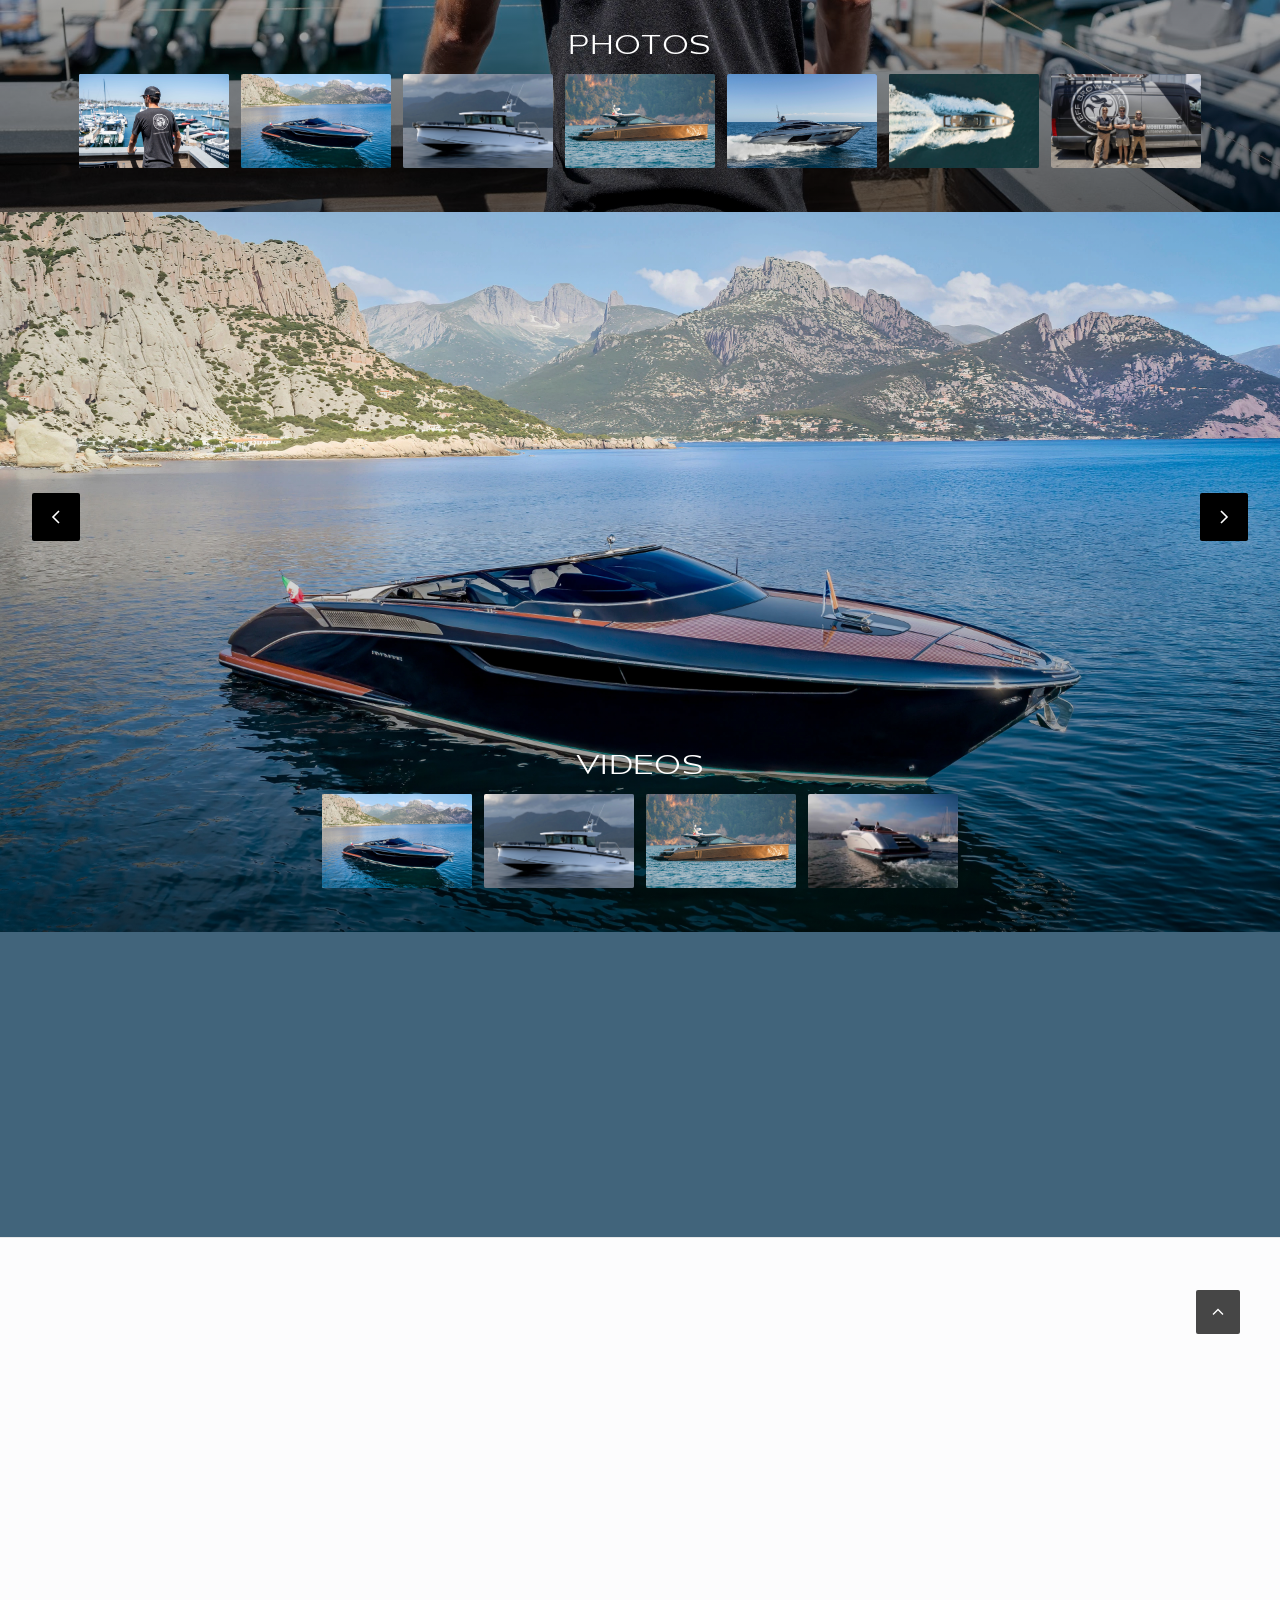
<file: event.html>
<!DOCTYPE html>
<html lang="en">
<head>
<meta charset="UTF-8" />
<meta name="viewport" content="width=device-width, initial-scale=1.0" />
<title>Event Recap — Jeff Brown Yachts</title>
<meta name="description" content="Recaps from Jeff Brown Yachts boat shows, concours, and owner rendezvous: photos and video from the day." />
<link rel="icon" href="assets/jby_logo.svg" />
<link rel="stylesheet" href="assets/fonts.css" />
<link rel="stylesheet" href="assets/styles.css" />
</head>
<body data-kc="events" data-hero="1">

<div data-site-header></div>

<!-- GRADIENT HERO + FLOATING PHOTO -->
<section class="video-hero">
  <div class="wrap">
    <nav class="dh-crumbs" aria-label="Breadcrumb"><ol>
      <li><a href="index.html#latest">Knowledge Center</a></li><li class="sep">/</li>
      <li><a href="index.html#events">Past Events</a></li><li class="sep">/</li>
      <li aria-current="page" id="e-crumb">Event</li>
    </ol></nav>
  </div>
</section>
<div class="video-stage reveal in"><div class="videoframe"><img id="e-hero" src="" alt="" /></div></div>

<!-- TITLE + META + DESCRIPTION -->
<section class="video-body">
  <div class="vb-inner">
    <h1 id="e-title">Event Recap</h1>
    <p class="v-sub" id="e-meta"></p>
    <p class="v-desc-long" id="e-desc"></p>
  </div>
</section>

<!-- GALLERY: Photos then Videos -->
<section class="ev-galleries">
  <div class="evgal" id="gal-photos" aria-label="Event photos"></div>
  <div class="evgal" id="gal-videos" aria-label="Event videos"></div>
</section>

<div data-site-cta></div>
<div data-site-footer></div>

<!-- LIGHTBOX (photo / video viewer) -->
<div class="lightbox" id="lightbox" aria-hidden="true">
  <button class="lb-btn lb-close" type="button" aria-label="Close"><svg viewBox="0 0 24 24" fill="none" stroke="currentColor" stroke-width="1.8"><path d="M6 6l12 12M18 6 6 18"/></svg></button>
  <button class="lb-btn lb-prev" type="button" aria-label="Previous"><svg viewBox="0 0 24 24" fill="none" stroke="currentColor" stroke-width="1.8"><path d="m15 6-6 6 6 6"/></svg></button>
  <button class="lb-btn lb-next" type="button" aria-label="Next"><svg viewBox="0 0 24 24" fill="none" stroke="currentColor" stroke-width="1.8"><path d="m9 6 6 6-6 6"/></svg></button>
  <div class="lb-stage"><div class="lb-media" id="lb-media"></div><span class="lb-count"></span></div>
</div>

<script>
/* Event detail — populate from ?e=<slug> */
(function(){
  var PHOTOS = ["consult-overlook.jpg","brand-riva.webp","brand-axopar.jpg","brand-wally.jpg","brand-pershing.jpg","hero-detail.jpg","card_crew.jpg"];
  var VIDS = [
    {id:"w0ptcR-tTSQ",img:"brand-riva.webp"},
    {id:"-jKF--eEPcs",img:"brand-axopar.jpg"},
    {id:"UK9PYInX22U",img:"brand-wally.jpg"},
    {id:"dWhl8WauQQw",img:"band.jpg"}
  ];
  var E = {
    "lake-tahoe":{t:"Lake Tahoe Concours d'Elegance",d:"August 2026",l:"Lake Tahoe, CA",img:"ev_pebble.jpg",vid:"",
      desc:"Jeff Brown Yachts hosted the Riva hospitality tent at the Lake Tahoe Concours d'Elegance, where Riva was the featured marque for 2026. Owners and guests joined our team on the water for private walkthroughs and first looks at the fleet."},
    "san-diego":{t:"San Diego International Boat Show",d:"June 2026",l:"San Diego, CA",img:"marina-sandiego.jpg",vid:"",
      desc:"Jeff Brown Yachts returned to the San Diego International Boat Show on our home waters at Shelter Island, with a curated line-up of the brands we represent and our specialists on hand throughout the show."},
    "miami":{t:"Miami International Boat Show",d:"February 2026",l:"Miami, FL",img:"brand-pershing.jpg",vid:"",
      desc:"Jeff Brown Yachts brought a curated line-up to the Miami International Boat Show across its new 2026 in-water venues, with private tours and sea trials arranged throughout the week."},
    "mid-atlantic":{t:"Mid-Atlantic Boat Show",d:"February 2026",l:"Baltimore, MD",img:"brand-axopar.jpg",vid:"",
      desc:"Jeff Brown Yachts showed the largest selection of Axopars at the Mid-Atlantic Boat Show, giving visitors a close look at the range across a single, focused display."},
    "charleston":{t:"Charleston Boat Show",d:"January 2026",l:"Charleston, SC",img:"marina-newport.jpg",vid:"",
      desc:"Jeff Brown Yachts joined the Charleston Boat Show, close to our newest East Coast office, and welcomed local owners and prospective buyers aboard."},
    "fort-lauderdale":{t:"Fort Lauderdale International Boat Show",d:"October 2025",l:"Fort Lauderdale, FL",img:"event_flibs.jpg",vid:"",
      desc:"A standout week for Jeff Brown Yachts at the world's largest in-water boat show, with private tours across the fleet and our team on the docks throughout."},
    "sausalito":{t:"Sausalito Boat Show (4th Annual)",d:"September 2025",l:"Sausalito, CA",img:"ev_sausalito.jpg",vid:"",
      desc:"Jeff Brown Yachts joined the 4th Annual Sausalito Boat Show at Clipper Yacht Harbor on the bay, with Axopar and BRABUS on the water for the weekend."},
    "carolinas":{t:"Axopar & BRABUS Carolinas Adventure",d:"July 2024",l:"The Carolinas",img:"brand-axopar.jpg",vid:"UK9PYInX22U",
      desc:"An invite-only coastal journey created by Jeff and Karen Brown, part of the Axopar & BRABUS Adventure series, with a small group of owners running the fleet along the Carolina coast."}
  };
  function param(n){ var m=new RegExp("[?&]"+n+"=([^&]+)").exec(location.search); return m?decodeURIComponent(m[1]):""; }
  var slug = param("e"); if(!E[slug]) slug = "fort-lauderdale";
  var e = E[slug];

  document.getElementById("e-hero").src = "assets/img/"+e.img;
  document.getElementById("e-crumb").textContent = e.t;
  document.getElementById("e-title").textContent = e.t;
  document.getElementById("e-meta").textContent = e.d + " · " + e.l;
  document.getElementById("e-desc").textContent = e.desc;
  document.title = e.t + " — Jeff Brown Yachts";

  function esc(s){ return String(s).replace(/"/g,"&quot;"); }
  var chev = '<svg viewBox="0 0 24 24" fill="none" stroke="currentColor" stroke-width="1.6">';
  var arrows = '<button class="eg-arrow prev" aria-label="Previous">'+chev+'<path d="m15 6-6 6 6 6"/></svg></button>'
             + '<button class="eg-arrow next" aria-label="Next">'+chev+'<path d="m9 6 6 6-6 6"/></svg></button>';

  /* Photos gallery */
  var pt = PHOTOS.map(function(im,i){
    return '<button class="eg-thumb'+(i===0?' active':'')+'" data-full="assets/img/'+im+'"><img src="assets/img/'+im+'" alt="" /></button>';
  }).join("");
  document.getElementById("gal-photos").innerHTML =
    '<div class="eg-hero"><img src="assets/img/'+PHOTOS[0]+'" alt="" /></div>'
    + arrows
    + '<div class="eg-word">Photos</div>'
    + '<div class="eg-thumbs">'+pt+'</div>';

  /* Videos gallery — event recap first (if any), then a shared set */
  var vids = VIDS.slice();
  if(e.vid && !vids.some(function(v){return v.id===e.vid;})) vids.unshift({id:e.vid,img:e.img});
  var vt = vids.map(function(v,i){
    return '<button class="eg-thumb'+(i===0?' active':'')+'" data-full="assets/img/'+v.img+'" data-vid="'+v.id+'"><img src="assets/img/'+v.img+'" alt="" /></button>';
  }).join("");
  document.getElementById("gal-videos").innerHTML =
    '<div class="eg-hero"><img class="eg-poster" src="assets/img/'+vids[0].img+'" alt="" /><iframe class="eg-embed" src="https://www.youtube.com/embed/'+vids[0].id+'?autoplay=1&mute=1&loop=1&playlist='+vids[0].id+'&controls=0&modestbranding=1&rel=0&playsinline=1" title="Video preview" allow="autoplay; encrypted-media" frameborder="0"></iframe></div>'
    + arrows
    + '<div class="eg-word">Videos</div>'
    + '<div class="eg-thumbs">'+vt+'</div>';
})();
</script>
<script src="assets/app.js"></script>
</body>
</html>
</file>
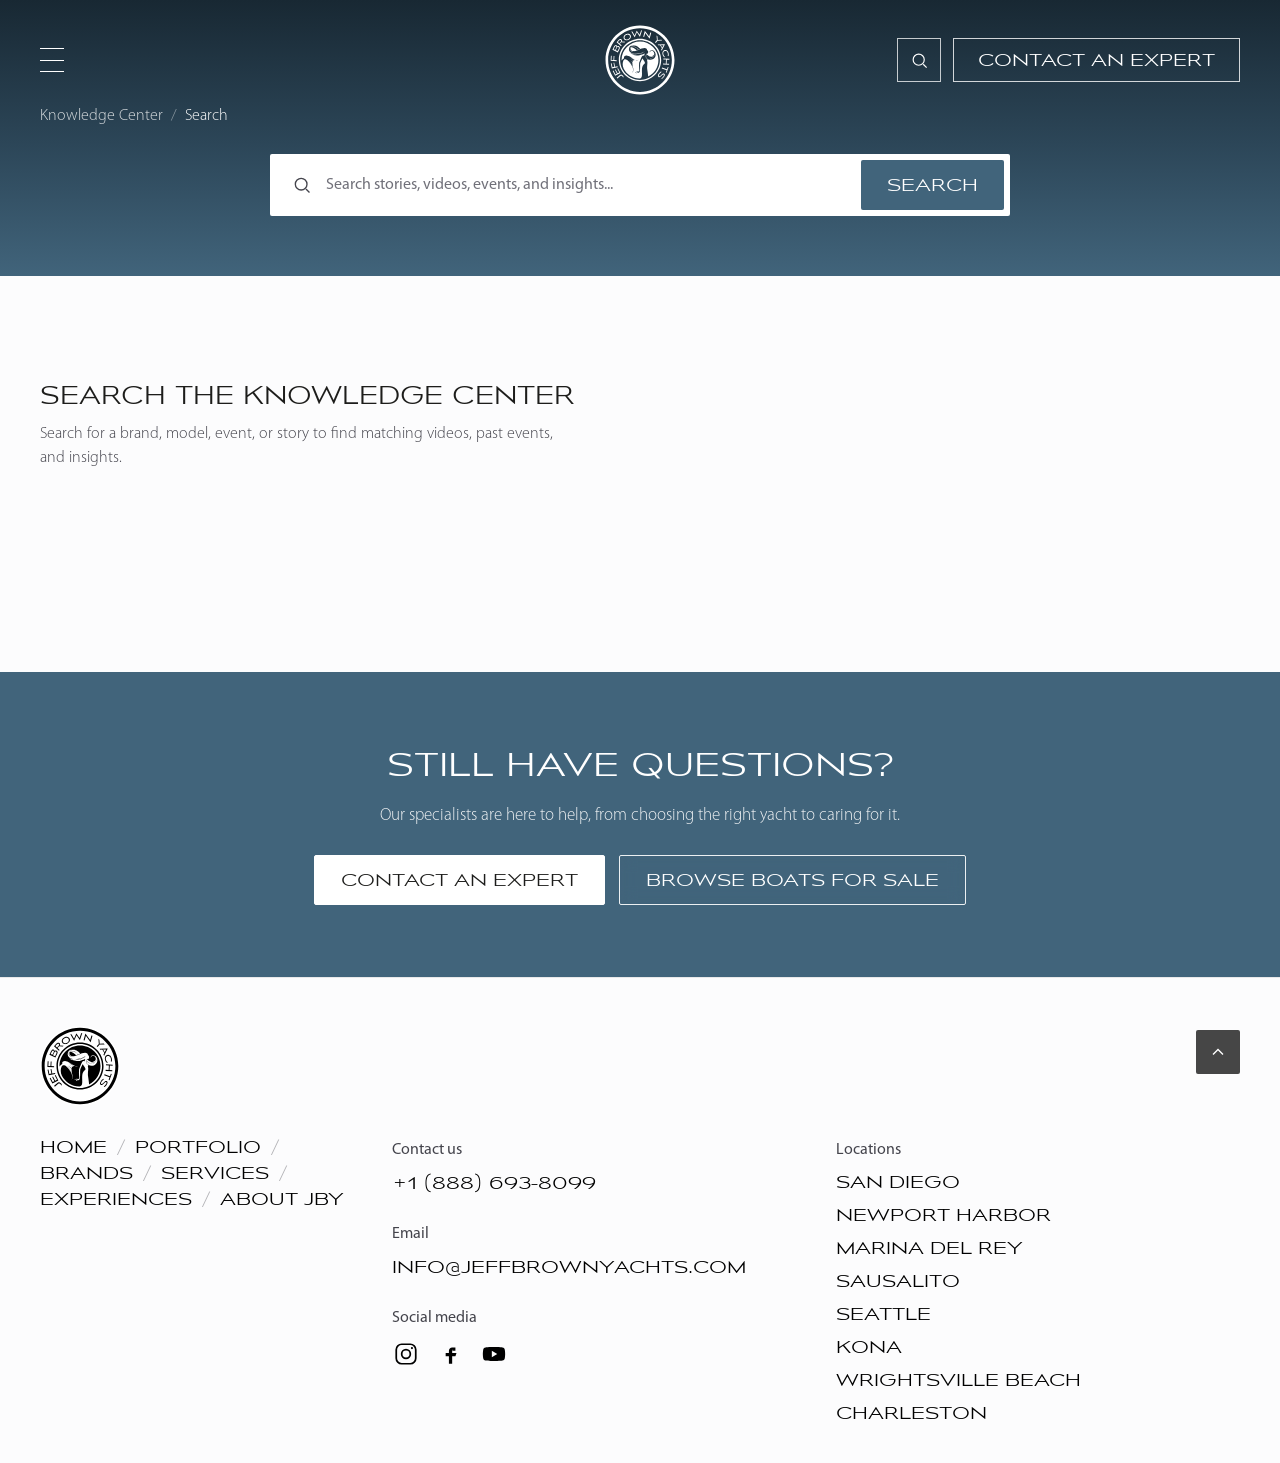
<file: search.html>
<!DOCTYPE html>
<html lang="en">
<head>
<meta charset="UTF-8" />
<meta name="viewport" content="width=device-width, initial-scale=1.0" />
<title>Search — Jeff Brown Yachts</title>
<meta name="description" content="Search the Jeff Brown Yachts Knowledge Center: videos, past events, and insights & news." />
<link rel="icon" href="assets/jby_logo.svg" />
<link rel="stylesheet" href="assets/fonts.css" />
<link rel="stylesheet" href="assets/styles.css" />
</head>
<body data-kc="search" data-hero="1">

<div data-site-header></div>

<!-- COMPACT NAVY HERO: breadcrumb + search bar -->
<section class="kc-hero sub">
  <div class="kc-hero-bg"><img src="assets/img/hero-detail.jpg" alt="" /></div>
  <nav class="kc-crumbs" aria-label="Breadcrumb"><ol>
    <li><a href="index.html#latest">Knowledge Center</a></li><li class="sep">/</li>
    <li aria-current="page">Search</li>
  </ol></nav>
  <div class="kc-hero-inner">
    <form class="searchbar" action="search.html" method="get" role="search" aria-label="Search the Knowledge Center">
      <svg viewBox="0 0 24 24" fill="none" stroke="currentColor" stroke-width="1.6"><circle cx="11" cy="11" r="7"/><path d="m21 21-4.3-4.3"/></svg>
      <input type="search" name="query" id="sr-input" placeholder="Search stories, videos, events, and insights..." aria-label="Search" />
      <button type="submit" class="btn btn-md btn-solid"><span>Search</span></button>
    </form>
  </div>
</section>

<!-- RESULTS -->
<section class="sec">
  <div class="wrap" id="sr-wrap">
    <p class="sr-count" id="sr-loading">Searching…</p>
  </div>
</section>

<div data-site-cta></div>
<div data-site-footer></div>

<script src="assets/app.js"></script>
</body>
</html>
</file>
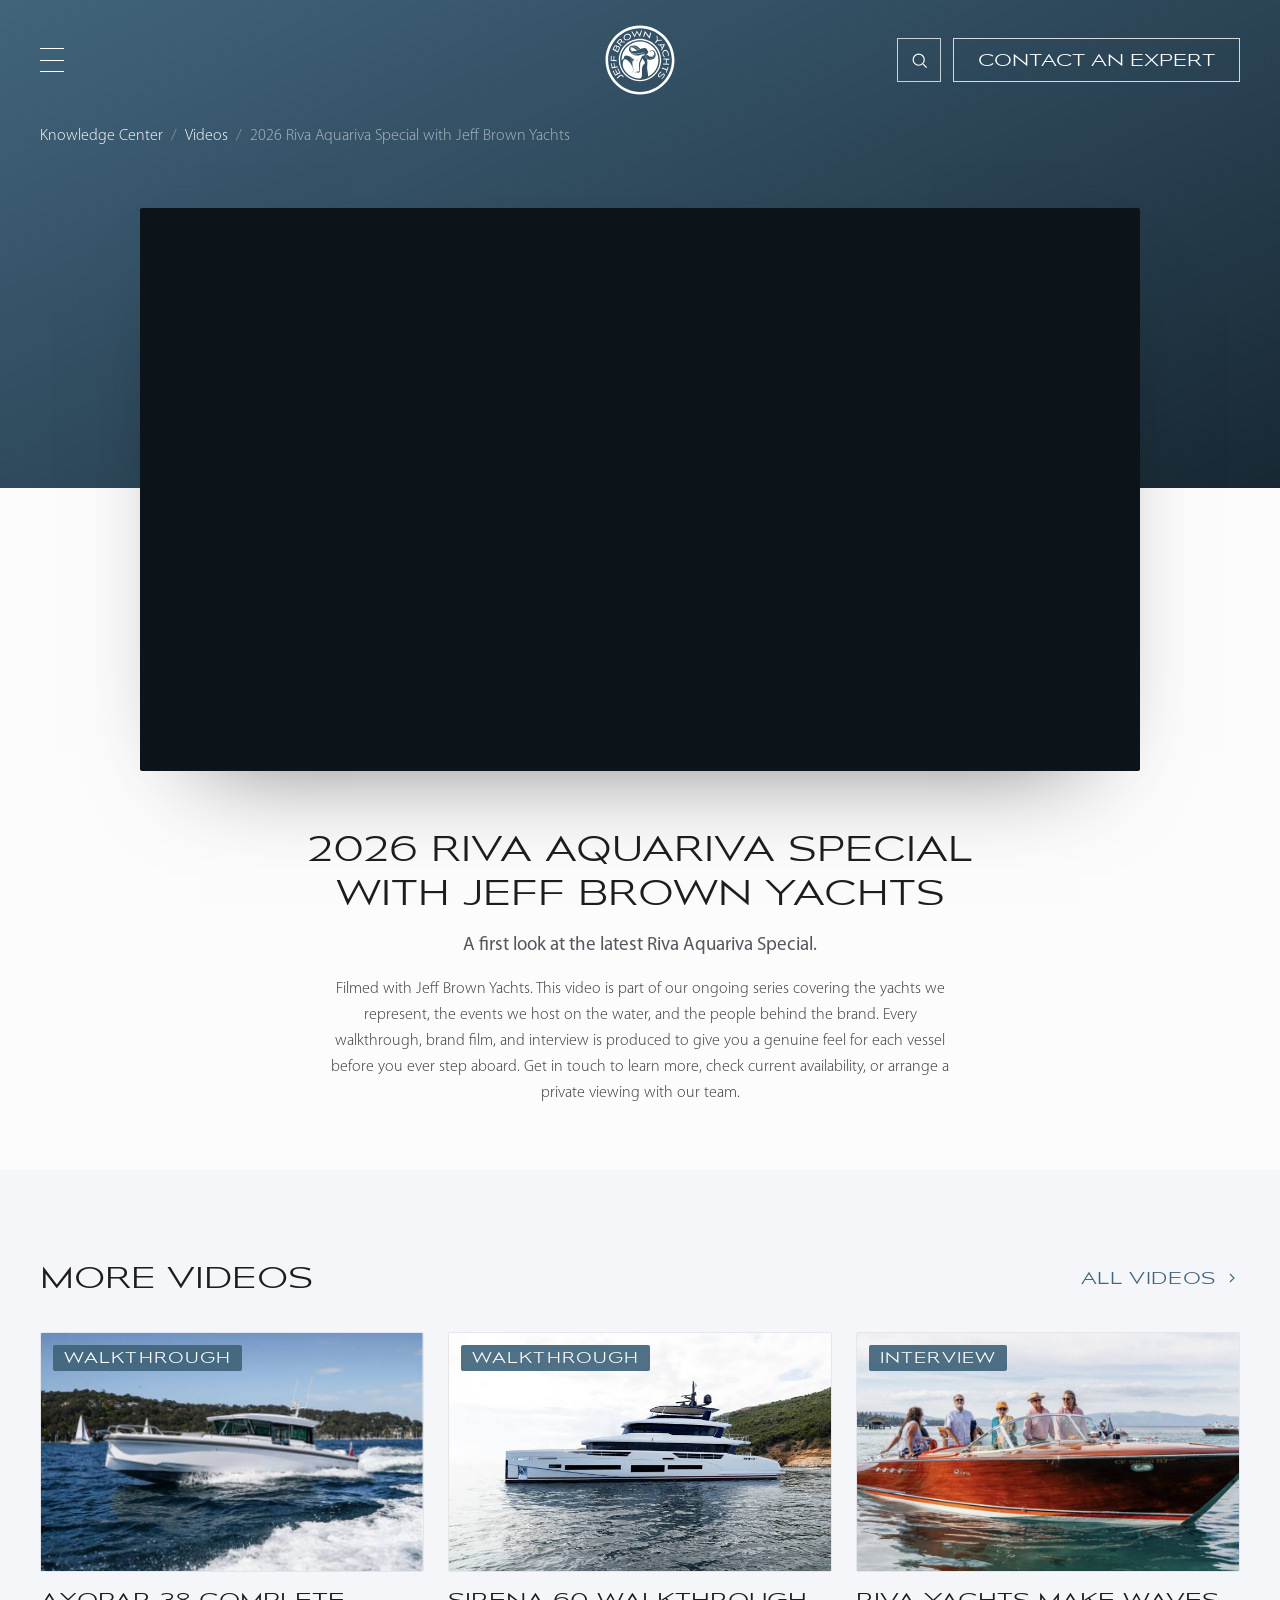
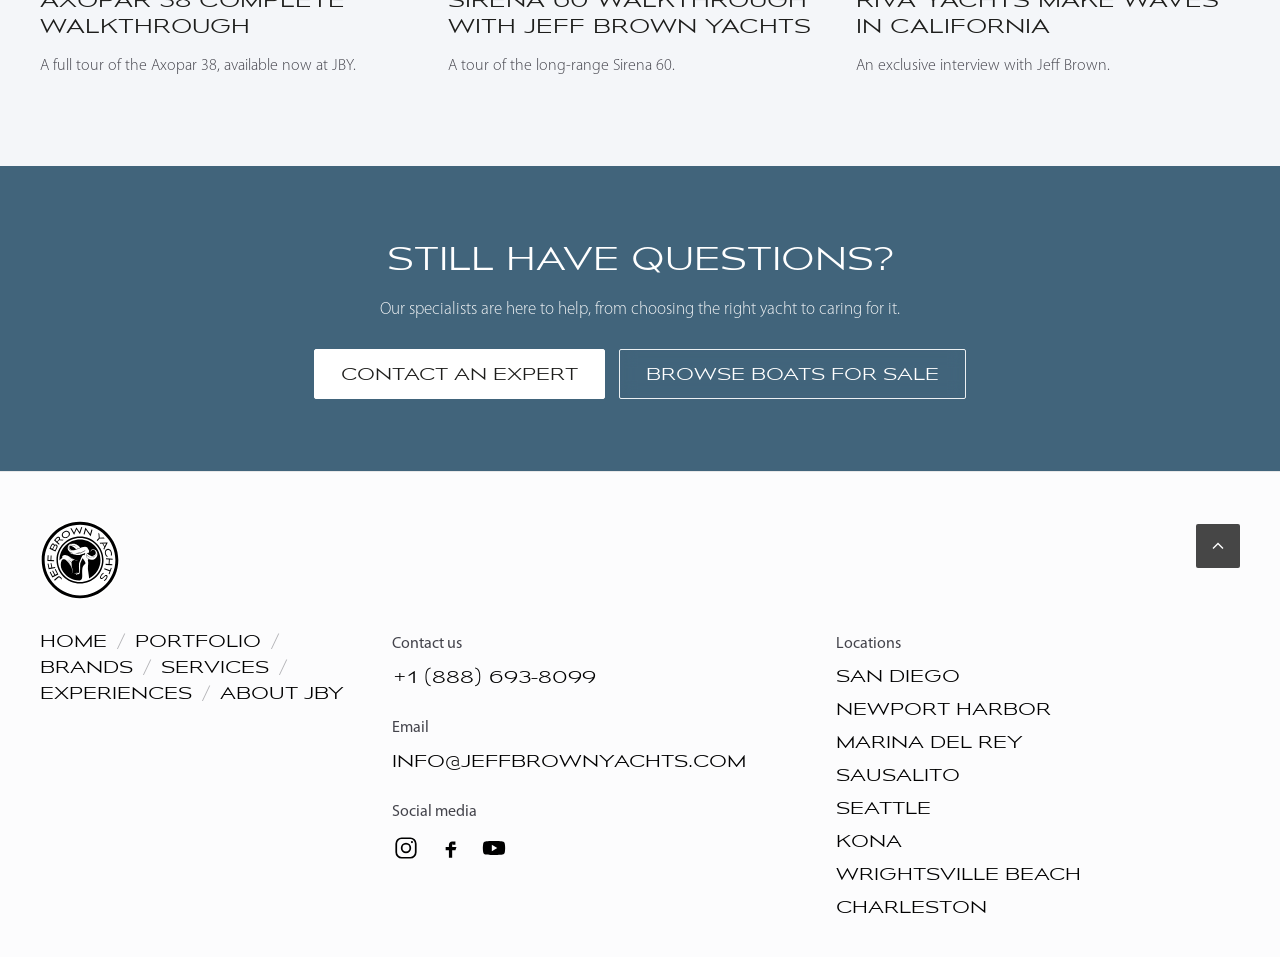
<file: video.html>
<!DOCTYPE html>
<html lang="en">
<head>
<meta charset="UTF-8" />
<meta name="viewport" content="width=device-width, initial-scale=1.0" />
<title>Video — Jeff Brown Yachts</title>
<meta name="description" content="Watch Jeff Brown Yachts videos: yacht walkthroughs, brand films, event recaps, and interviews." />
<link rel="icon" href="assets/jby_logo.svg" />
<link rel="stylesheet" href="assets/fonts.css" />
<link rel="stylesheet" href="assets/styles.css" />
</head>
<body data-kc="videos" data-hero="1">

<div data-site-header></div>

<!-- GRADIENT HERO + FLOATING VIDEO -->
<section class="video-hero">
  <div class="wrap">
    <nav class="dh-crumbs" aria-label="Breadcrumb"><ol>
      <li><a href="index.html#latest">Knowledge Center</a></li><li class="sep">/</li>
      <li><a href="index.html#videos">Videos</a></li><li class="sep">/</li>
      <li aria-current="page" id="v-crumb">Video</li>
    </ol></nav>
  </div>
</section>
<div class="video-stage reveal in"><div class="videoframe"><iframe id="v-frame" src="" title="Jeff Brown Yachts video" allow="accelerometer; autoplay; clipboard-write; encrypted-media; gyroscope; picture-in-picture; web-share" allowfullscreen></iframe></div></div>

<!-- TITLE + SUBTITLE + DESCRIPTION -->
<section class="video-body">
  <div class="vb-inner">
    <h1 id="v-title">Jeff Brown Yachts video</h1>
    <p class="v-sub" id="v-desc"></p>
    <p class="v-desc-long" id="v-long">Filmed with Jeff Brown Yachts. This video is part of our ongoing series covering the yachts we represent, the events we host on the water, and the people behind the brand. Every walkthrough, brand film, and interview is produced to give you a genuine feel for each vessel before you ever step aboard. Get in touch to learn more, check current availability, or arrange a private viewing with our team.</p>
  </div>
</section>

<!-- MORE VIDEOS -->
<section class="sec grey">
  <div class="wrap">
    <div class="row-head">
      <div class="rh-text"><h2 class="h-sm">More videos</h2></div>
      <a class="link-arrow" href="index.html#videos" data-tab="videos">All videos <svg viewBox="0 0 24 24" fill="none" stroke="currentColor" stroke-width="1.6"><path d="m9 6 6 6-6 6"/></svg></a>
    </div>
    <div class="media-grid cols-3">
      <a class="card vcard" href="video.html?v=-jKF--eEPcs"><div class="thumb"><img src="assets/img/vessel-axopar.jpg" alt="" /><video muted loop playsinline preload="none"><source src="assets/video/hover.mp4" type="video/mp4"></video><span class="badge">Walkthrough</span></div><h3>Axopar 38 Complete Walkthrough</h3><p>A full tour of the Axopar 38, available now at JBY.</p></a>
      <a class="card vcard" href="video.html?v=-klt9lROx2Q"><div class="thumb"><img src="assets/img/brand-sirena.jpg" alt="" /><video muted loop playsinline preload="none"><source src="assets/video/hover.mp4" type="video/mp4"></video><span class="badge">Walkthrough</span></div><h3>Sirena 60 Walkthrough with Jeff Brown Yachts</h3><p>A tour of the long-range Sirena 60.</p></a>
      <a class="card vcard" href="video.html?v=bcRRfGyM40s"><div class="thumb"><img src="assets/img/ev_riva.jpg" alt="" /><video muted loop playsinline preload="none"><source src="assets/video/hover.mp4" type="video/mp4"></video><span class="badge">Interview</span></div><h3>Riva Yachts Make Waves in California</h3><p>An exclusive interview with Jeff Brown.</p></a>
    </div>
    <div class="sec-foot only-mobile"><a class="link-arrow" href="index.html#videos" data-tab="videos">All videos <svg viewBox="0 0 24 24" fill="none" stroke="currentColor" stroke-width="1.6"><path d="m9 6 6 6-6 6"/></svg></a></div>
  </div>
</section>

<div data-site-cta></div>
<div data-site-footer></div>

<script>
/* Video detail — populate from ?v=<youtube id> */
(function(){
  var V = {
    "w0ptcR-tTSQ":{t:"2026 Riva Aquariva Special with Jeff Brown Yachts",d:"A first look at the latest Riva Aquariva Special."},
    "fQSTb3oAKzA":{t:"Axopar 37 XC: The Best All-Weather Boat Under $500K?",d:"A full walkthrough of the Axopar 37 XC."},
    "-jKF--eEPcs":{t:"Axopar 38 Complete Walkthrough",d:"A full tour of the Axopar 38, available now at Jeff Brown Yachts."},
    "-klt9lROx2Q":{t:"Sirena 60 Walkthrough with Jeff Brown Yachts",d:"A tour of the long-range Sirena 60."},
    "Qdw6NAXoP4w":{t:"Pardo 50 Walkthrough Tour",d:"Inside the elegant Pardo 50 day boat."},
    "bcRRfGyM40s":{t:"Riva Yachts Make Waves in California",d:"An exclusive interview with Jeff Brown."},
    "dWhl8WauQQw":{t:"Jeff Brown Yachts at the Seattle Boat Show",d:"Highlights from the Axopar display in Seattle."},
    "TO-hFcdKXWA":{t:"Axopar Education: Setting Up Fuel on an Axopar 37",d:"A practical how-to from the Jeff Brown Yachts team."},
    "UK9PYInX22U":{t:"Axopar & BRABUS Carolinas Adventure",d:"Recap of the invite-only coastal run created by Jeff and Karen Brown."}
  };
  function param(n){ var m=new RegExp("[?&]"+n+"=([^&]+)").exec(location.search); return m?decodeURIComponent(m[1]):""; }
  var id = param("v"); if(!V[id]) id = "w0ptcR-tTSQ";
  var v = V[id];
  document.getElementById("v-frame").src = "https://www.youtube.com/embed/"+id+"?rel=0";
  document.getElementById("v-crumb").textContent = v.t;
  document.getElementById("v-title").textContent = v.t;
  document.getElementById("v-desc").textContent = v.d;
  document.title = v.t + " — Jeff Brown Yachts";
})();
</script>
<script src="assets/app.js"></script>
</body>
</html>
</file>
<file: assets/fonts.css>
@font-face{font-family:'Mesmerize';font-weight:300;font-style:normal;font-display:swap;src:url([data-uri]) format('woff2')}
@font-face{font-family:'Mesmerize';font-weight:400;font-style:normal;font-display:swap;src:url([data-uri]) format('woff2')}
@font-face{font-family:'Mesmerize';font-weight:500;font-style:normal;font-display:swap;src:url([data-uri]) format('woff2')}
@font-face{font-family:'Myriad Pro';font-weight:300;font-style:normal;font-display:swap;src:url([data-uri]) format('woff2')}
@font-face{font-family:'Myriad Pro';font-weight:400;font-style:normal;font-display:swap;src:url([data-uri]) format('woff2')}
@font-face{font-family:'Myriad Pro';font-weight:600;font-style:normal;font-display:swap;src:url([data-uri]) format('woff2')}
</file>
<file: assets/styles.css>
/* =====================================================================
   Jeff Brown Yachts — News & Media
   Shared design system (extends the JBY site tokens & components)
   Minimum font-size across the platform: 16px.
   ===================================================================== */
:root{
  --ink:#1d1d1b;--c0:#000000;--c2:#44444c;--c4:#44444c;
  --white:#ffffff;--white-soft:#dcdcde;
  --navy:#41647b;--navy-d:#365466;--navy-deep:#22333f;--navy-ink:#182833;
  --border:#e6e6ea;--line:rgba(0,0,0,0.08);--page:#fcfcfd;--section:#f4f6f9;--sand:#bdb19d;
  --maxw:1440px;--content:1280px;--pad:40px;
  --ease:cubic-bezier(.22,.61,.36,1);--ease-out:cubic-bezier(.16,1,.3,1);
  --shadow-card:0 24px 60px -44px rgba(34,51,63,.5);
}
*{box-sizing:border-box;margin:0;padding:0}
html{scroll-behavior:smooth}
body{font-family:'Myriad Pro',system-ui,-apple-system,sans-serif;color:var(--c0);background:var(--page);
  font-weight:300;line-height:1.5;-webkit-font-smoothing:antialiased;overflow-x:hidden}
img{max-width:100%;display:block}
a{color:inherit;text-decoration:none}
button{font-family:inherit;cursor:pointer;border:none;background:none;color:inherit}
.wrap{max-width:var(--maxw);margin:0 auto;padding-left:var(--pad);padding-right:var(--pad)}
.narrow{max-width:calc(var(--content) + 80px);margin:0 auto;padding-left:var(--pad);padding-right:var(--pad)}

/* Type ramp */
.h-lg{font-family:'Mesmerize',sans-serif;font-weight:300;font-size:clamp(24px,2.6vw,28px);line-height:1.22;text-transform:uppercase;letter-spacing:0}
.h-md{font-family:'Mesmerize',sans-serif;font-weight:300;font-size:32px;line-height:48px;text-transform:uppercase;letter-spacing:0}
.h-sm{font-family:'Mesmerize',sans-serif;font-weight:300;font-size:28px;line-height:40px;text-transform:uppercase;letter-spacing:0}
.h-xs{font-family:'Mesmerize',sans-serif;font-weight:300;font-size:24px;line-height:36px;text-transform:uppercase;letter-spacing:0}
.h-2xs{font-family:'Mesmerize',sans-serif;font-weight:300;font-size:20px;line-height:28px;text-transform:uppercase;letter-spacing:0}
.eyebrow{font-family:'Mesmerize',sans-serif;font-weight:300;font-size:16px;line-height:1;letter-spacing:.22em;text-transform:uppercase;color:var(--navy)}
.t-lg{font-family:'Myriad Pro',sans-serif;font-weight:300;font-size:18px;line-height:28px}
.t-md{font-family:'Myriad Pro',sans-serif;font-weight:300;font-size:16px;line-height:24px}

/* Buttons */
.btn{display:inline-flex;align-items:center;justify-content:center;gap:8px;border-radius:2px;
  font-family:'Mesmerize',sans-serif;font-weight:300;text-transform:uppercase;letter-spacing:0;transition:.25s;white-space:nowrap}
.btn-sm{height:44px;padding:0 22px;font-size:16px;line-height:20px}
.btn-md{height:50px;padding:0 26px;font-size:16px;line-height:20px}
.btn svg{width:17px;height:17px}
.btn-solid{background:var(--navy);color:var(--white)}
.btn-solid:hover{background:var(--navy-d)}
.btn-white{background:var(--white);color:var(--ink);border:1px solid var(--white)}
.btn-white:hover{background:rgba(255,255,255,.16);color:var(--white);border-color:var(--white)}
.btn-dark{background:var(--ink);color:var(--white)}
.btn-dark:hover{background:var(--navy)}
.btn-ghost{background:transparent;color:var(--c0);border:1px solid var(--c0)}
.btn-ghost:hover{background:var(--c0);color:var(--white)}
.btn-ghost-navy{background:transparent;color:var(--navy);border:1px solid var(--navy)}
.btn-ghost-navy:hover{background:var(--navy);color:var(--white)}
.btn-ghost-light{background:transparent;color:var(--white);border:1px solid rgba(255,255,255,.9);backdrop-filter:blur(8px)}
.btn-ghost-light:hover{background:rgba(255,255,255,.16);color:var(--white)}
.link-arrow{display:inline-flex;align-items:center;gap:8px;font-family:'Mesmerize',sans-serif;text-transform:uppercase;
  font-size:16px;letter-spacing:.04em;color:var(--navy)}
.link-arrow svg{width:16px;height:16px}
.link-arrow:hover{color:var(--navy-d)}

/* =====================================================================
   HEADER
   ===================================================================== */
.nav{position:fixed;top:0;left:0;right:0;z-index:1000;display:grid;grid-template-columns:1fr auto 1fr;align-items:center;
  gap:16px;padding:24px 40px;color:#fff;background:transparent;
  border-bottom:.5px solid transparent;transition:background .45s ease,backdrop-filter .45s ease,border-color .45s ease,padding .35s ease}
.nav.scrolled,.nav.solid{background:linear-gradient(180deg,rgba(52,82,100,.95) 0%,rgba(44,70,86,.97) 100%);
  backdrop-filter:blur(22px) saturate(140%);-webkit-backdrop-filter:blur(22px) saturate(140%);
  border-bottom:.5px solid rgba(255,255,255,.15);padding:16px 40px}
.nav .left{display:flex;align-items:center;justify-self:start}
.nav .burger{width:24px;height:24px;display:flex;flex-direction:column;justify-content:space-between;background:transparent;border:0;padding:0;cursor:pointer}
.nav .burger span{display:block;height:1px;width:100%;background:#fff;transition:.3s}
.nav .logo{width:72px;height:72px;justify-self:center;display:flex;align-items:center;justify-content:center;transition:width .35s,height .35s}
.nav.scrolled .logo,.nav.solid .logo{width:58px;height:58px}
.nav.solid{padding:16px 40px}
.nav .logo img{width:100%;height:100%;object-fit:contain;filter:brightness(0) invert(1)}
.nav .right{display:flex;gap:12px;align-items:center;justify-self:end}
.nav .icon{width:44px;height:44px;border:.5px solid rgba(255,255,255,.75);color:#fff;display:flex;align-items:center;justify-content:center;transition:.25s;background:transparent;cursor:pointer}
.nav .icon:hover{background:rgba(255,255,255,.16)}
.nav .icon svg{width:19px;height:19px}
.nav .cta{padding:0 24px;height:44px;font-family:'Mesmerize',sans-serif;font-weight:300;font-size:16px;line-height:20px;
  text-transform:uppercase;color:#fff;border:.5px solid rgba(255,255,255,.8);transition:.25s;display:inline-flex;align-items:center;white-space:nowrap;cursor:pointer;background:transparent}
.nav .cta:hover{background:rgba(255,255,255,.16)}
@media(max-width:980px){.nav{padding:16px 22px}.nav.scrolled,.nav.solid{padding:12px 22px}.nav .logo{width:54px;height:54px}.nav.scrolled .logo,.nav.solid .logo{width:48px;height:48px}.nav .cta{display:none}}

/* KC sub-navigation (centered, sits under header) */
.kcnav{position:sticky;top:84px;z-index:900;background:rgba(252,252,253,.96);backdrop-filter:blur(16px) saturate(140%);
  -webkit-backdrop-filter:blur(16px) saturate(140%);border-bottom:.5px solid var(--border)}
.kcnav-inner{max-width:var(--maxw);margin:0 auto;padding:0 40px;display:flex;align-items:center;justify-content:center;flex-wrap:wrap;gap:8px 40px}
/* Hub tab panels — switched in place by JS, no page reload, no scroll jump */
.hub-panel{display:none}
.hub-panel.active{display:block;animation:panelIn .4s var(--ease-out)}
@keyframes panelIn{from{opacity:0;transform:translateY(8px)}to{opacity:1;transform:none}}
.hub-panel>.sec:first-child{padding-top:72px}
.panel-lead{display:flex;justify-content:flex-end;margin-bottom:26px}
/* category chips (Insights & News on the All tab) */
.chips{display:flex;flex-wrap:wrap;gap:10px;margin-bottom:34px}
.chips .tag{cursor:pointer;transition:.2s}

/* Video cards — hover autoplay + subtle white lift/shadow (video cards only) */
.vcard{position:relative;border-radius:2px;gap:14px}
.vcard::before{content:none}
.vcard>*{position:relative;z-index:1}
.vcard .thumb{border:none;border-radius:2px}
.vcard .thumb video{position:absolute;inset:0;width:100%;height:100%;object-fit:cover;opacity:0;transition:opacity .5s var(--ease-out);z-index:1}
.vcard:hover .thumb video{opacity:1}
.vcard .thumb::after{display:none}
.vcard .badge{z-index:2}
@media(hover:none){.vcard::before{display:none}.vcard .thumb video{display:none}}
@media(prefers-reduced-motion:reduce){.hub-panel.active{animation:none}}
.kcnav a{position:relative;flex:0 0 auto;padding:26px 0 14px;font-family:'Mesmerize',sans-serif;font-weight:300;font-size:16px;letter-spacing:.09em;text-transform:uppercase;color:var(--c4);white-space:nowrap;transition:color .25s}
.kcnav a::after{content:"";position:absolute;left:0;right:0;bottom:-.5px;height:2px;background:var(--navy);transform:scaleX(0);transition:transform .3s ease}
.kcnav a:hover{color:var(--ink)}
.kcnav a.active{color:var(--ink)}
.kcnav a.active::after{transform:scaleX(1)}
@media(max-width:760px){.kcnav-inner{gap:22px;padding:0 22px}.kcnav a{padding:15px 0}}

/* Slide-in menu overlay */
.menu-scrim{position:fixed;inset:0;z-index:1200;background:rgba(15,24,30,.55);backdrop-filter:blur(4px);opacity:0;visibility:hidden;transition:.4s}
.menu-scrim.open{opacity:1;visibility:visible}
.menu-panel{position:fixed;top:0;left:0;bottom:0;z-index:1300;width:min(420px,88vw);background:var(--navy-deep);color:#fff;
  transform:translateX(-100%);transition:transform .5s var(--ease-out);display:flex;flex-direction:column;padding:32px 40px}
.menu-panel.open{transform:none}
.menu-panel .m-top{display:flex;align-items:center;justify-content:space-between;margin-bottom:40px}
.menu-panel .m-logo img{height:52px;filter:brightness(0) invert(1)}
.menu-panel .m-close{width:44px;height:44px;border:.5px solid rgba(255,255,255,.5);display:flex;align-items:center;justify-content:center}
.menu-panel .m-close svg{width:18px;height:18px}
.menu-panel nav{display:flex;flex-direction:column;gap:4px}
.menu-panel nav a{font-family:'Mesmerize',sans-serif;font-size:24px;line-height:1.9;text-transform:uppercase;color:#fff;transition:color .2s;letter-spacing:.01em}
.menu-panel nav a:hover{color:var(--sand)}
.menu-panel .m-foot{margin-top:auto;font-size:16px;color:rgba(255,255,255,.82);line-height:24px}
.menu-panel .m-foot a{color:#fff}

/* =====================================================================
   HERO
   ===================================================================== */
.kc-hero{position:relative;overflow:hidden;background:var(--navy-deep);color:#fff}
.kc-hero .kc-hero-bg{position:absolute;inset:0;z-index:0}
.kc-hero .kc-hero-bg img{width:100%;height:100%;object-fit:cover;opacity:.5}
.kc-hero .kc-hero-bg::after{content:"";position:absolute;inset:0;
  background:linear-gradient(180deg,rgba(24,40,51,.5),rgba(24,40,51,.86)),radial-gradient(120% 120% at 50% -10%,rgba(65,100,123,.35),transparent 60%)}
.kc-hero-inner{position:relative;z-index:2;max-width:var(--content);margin:0 auto;padding:150px 40px 78px;text-align:center;
  display:flex;flex-direction:column;align-items:center;gap:12px}
/* group the title + subtitle, then a larger gap before the search */
.kc-hero.home .searchbar{margin-top:26px}
.kc-hero h1{font-family:'Mesmerize',sans-serif;font-weight:300;text-transform:uppercase;font-size:clamp(28px,4vw,40px);line-height:1.28;letter-spacing:0;overflow-wrap:break-word}
.kc-hero p{max-width:900px;font-size:18px;line-height:28px;color:rgba(255,255,255,.92)}
/* Home hero: vertical gradient — dark at the top into brand navy at the bottom */
.kc-hero.home{background:linear-gradient(180deg,#182833 0%,#2c4658 52%,#41647b 100%)}
.kc-hero.home .kc-hero-bg{display:none}
@media(max-width:640px){.kc-hero h1{font-size:clamp(26px,7.2vw,32px)}.kc-hero-inner{padding:118px 22px 52px}}

/* sub-pages: shorter hero, breadcrumb at the top of the hero */
.kc-hero.sub .kc-hero-inner{padding:120px 40px 60px}
.kc-hero.sub h1{font-size:34px;line-height:46px}
.kc-hero .kc-crumbs{position:relative;z-index:2;max-width:var(--content);margin:0 auto;padding:104px 40px 0;width:100%}
.kc-hero .kc-crumbs+.kc-hero-inner{padding-top:26px}
.kc-hero .kc-crumbs ol{list-style:none;display:flex;flex-wrap:wrap;gap:8px;font-size:16px;color:rgba(255,255,255,.82)}
.kc-hero .kc-crumbs a{color:rgba(255,255,255,.82)}.kc-hero .kc-crumbs a:hover{color:#fff}
.kc-hero .kc-crumbs .sep{opacity:.55}
.kc-hero .kc-crumbs li[aria-current]{color:#fff}
@media(max-width:640px){.kc-hero.sub .kc-hero-inner,.kc-hero .kc-crumbs+.kc-hero-inner{padding-top:20px}.kc-hero .kc-crumbs{padding-top:96px}}

/* Search bar */
.searchbar{width:100%;max-width:740px;display:flex;align-items:center;gap:14px;background:#fff;border-radius:2px;
  padding:0 6px 0 22px;height:62px;box-shadow:0 30px 70px -40px rgba(0,0,0,.6)}
.searchbar svg{width:20px;height:20px;color:var(--c4);flex:0 0 auto}
.searchbar input{flex:1;border:none;outline:none;background:transparent;font-family:'Myriad Pro',sans-serif;font-size:16px;color:var(--ink)}
.searchbar input::placeholder{color:#71717a}
/* native clear (X) — thin, grey by default, black on hover (no browser blue) */
.searchbar input[type="search"]::-webkit-search-cancel-button{
  -webkit-appearance:none;appearance:none;height:15px;width:15px;margin:0 6px;cursor:pointer;
  background-color:#71717a;transition:background-color .2s;
  -webkit-mask:url("data:image/svg+xml,%3Csvg xmlns='http://www.w3.org/2000/svg' viewBox='0 0 24 24'%3E%3Cpath d='M6 6l12 12M18 6 6 18' stroke='black' stroke-width='2.2' fill='none'/%3E%3C/svg%3E") center/contain no-repeat;
  mask:url("data:image/svg+xml,%3Csvg xmlns='http://www.w3.org/2000/svg' viewBox='0 0 24 24'%3E%3Cpath d='M6 6l12 12M18 6 6 18' stroke='black' stroke-width='2.2' fill='none'/%3E%3C/svg%3E") center/contain no-repeat}
.searchbar input[type="search"]::-webkit-search-cancel-button:hover{background-color:var(--ink)}
.searchbar .btn{height:50px}
@media(max-width:560px){.searchbar{height:56px;padding-left:16px;gap:8px}.searchbar .btn{padding:0 16px}}
@media(max-width:400px){.searchbar .btn span{display:none}.searchbar .btn::after{content:"Go"}}

/* Media detail hero (video / event) */
.detail-hero{position:relative;background:#0c141a;color:#fff;overflow:hidden}
.detail-hero .dh-bg{position:absolute;inset:0;z-index:0}
.detail-hero .dh-bg img{width:100%;height:100%;object-fit:cover;opacity:.32;transform:scale(1.06)}
.detail-hero .dh-bg::after{content:"";position:absolute;inset:0;background:linear-gradient(180deg,rgba(12,20,26,.6),rgba(12,20,26,.92))}
.detail-hero .dh-inner{position:relative;z-index:2;max-width:var(--content);margin:0 auto;padding:120px 40px 72px}
.detail-hero .dh-crumbs ol{list-style:none;display:flex;flex-wrap:wrap;gap:8px;font-size:16px;color:rgba(255,255,255,.82);margin-bottom:26px}
.detail-hero .dh-crumbs a{color:rgba(255,255,255,.82)}.detail-hero .dh-crumbs a:hover{color:#fff}
.detail-hero .dh-crumbs .sep{opacity:.55}.detail-hero .dh-crumbs li[aria-current]{color:#fff}
@media(max-width:640px){.detail-hero .dh-inner{padding:104px 24px 52px}}

/* Non-hero pages (Article): navy header in flow, sub-nav sticks to top */
body:not([data-hero]) .nav.solid{position:static}
body:not([data-hero]) .kcnav{top:0}
.crumbs.light{background:var(--section);border-bottom:.5px solid var(--border)}
.crumbs.light .cwrap{max-width:var(--maxw);margin:0 auto;padding:0 40px}

/* =====================================================================
   SECTION scaffolding
   ===================================================================== */
section{position:relative}
.sec{padding:88px 0}
.sec.tight{padding:64px 0}
.sec.grey{background:var(--section)}
.sec-head{max-width:760px;margin:0 auto 46px;text-align:center;display:flex;flex-direction:column;gap:14px;align-items:center}
.sec-head.left{text-align:left;align-items:flex-start;margin-left:0}
.sec-head h2{color:var(--ink);font-size:28px;line-height:38px}
.sec-head p{color:var(--c2);font-size:17px;line-height:27px;max-width:620px}
.sec-foot{display:flex;justify-content:center;margin-top:44px}
.row-head{display:flex;align-items:flex-end;justify-content:space-between;gap:24px;margin-bottom:36px}
.row-head .rh-text{display:flex;flex-direction:column;gap:12px;max-width:680px}
.row-head h2{color:var(--ink);font-size:28px;line-height:38px}
.row-head p{color:var(--c2);font-size:16px;line-height:25px}
.row-head .link-arrow{flex:0 0 auto;padding-bottom:6px}
@media(max-width:640px){.sec{padding:64px 0}.row-head{flex-direction:column;align-items:flex-start}.sec-head h2,.row-head h2{font-size:24px;line-height:32px}}

/* Breadcrumb (light) */
.crumbs{padding:22px 0 4px}
.crumbs ol{list-style:none;display:flex;flex-wrap:wrap;align-items:center;gap:8px;font-size:16px;color:var(--c4)}
.crumbs a{color:var(--c4);transition:.2s}.crumbs a:hover{color:var(--navy)}
.crumbs .sep{opacity:.55}
.crumbs li[aria-current]{color:var(--ink)}

/* =====================================================================
   MEDIA CARDS — videos & articles/news
   ===================================================================== */
.media-grid{display:grid;gap:24px}
.media-grid.cols-3{grid-template-columns:repeat(3,1fr)}
.media-grid.cols-2{grid-template-columns:repeat(2,1fr)}
@media(max-width:900px){.media-grid.cols-3{grid-template-columns:1fr 1fr}}
@media(max-width:600px){.media-grid.cols-3,.media-grid.cols-2{grid-template-columns:1fr}}

.card{display:flex;flex-direction:column;gap:15px;background:transparent;transition:transform .5s var(--ease-out)}
.card .thumb{position:relative;border-radius:2px;overflow:hidden;aspect-ratio:16/10;background:var(--section);border:1px solid var(--border)}
.card .thumb img{width:100%;height:100%;object-fit:cover;transition:transform 1.2s var(--ease-out)}
.card:hover .thumb img{transform:scale(1.06)}
.card .thumb::after{content:"";position:absolute;inset:0;background:linear-gradient(180deg,rgba(0,0,0,0) 45%,rgba(0,0,0,.28));opacity:0;transition:opacity .4s}
.card:hover .thumb::after{opacity:1}
.card .badge{position:absolute;left:12px;top:12px;z-index:2;background:rgba(65,100,123,.92);backdrop-filter:blur(6px);color:#fff;
  font-family:'Mesmerize',sans-serif;font-size:14px;line-height:1;letter-spacing:.08em;text-transform:uppercase;padding:6px 11px;border-radius:2px}
.card .dur{position:absolute;right:12px;bottom:12px;z-index:2;background:rgba(0,0,0,.72);color:#fff;font-size:16px;font-weight:400;padding:4px 10px;border-radius:2px;letter-spacing:.02em}
/* square, semi-transparent play button with a white icon */
.play{position:absolute;left:50%;top:50%;transform:translate(-50%,-50%);z-index:2;width:58px;height:58px;border-radius:2px;
  background:rgba(15,24,30,.42);backdrop-filter:blur(6px);-webkit-backdrop-filter:blur(6px);border:1px solid rgba(255,255,255,.55);
  color:#fff;display:flex;align-items:center;justify-content:center;transition:.35s}
.card:hover .play{background:rgba(15,24,30,.62);transform:translate(-50%,-50%) scale(1.06)}
.play svg{width:20px;height:20px;margin-left:2px;color:#fff}
.card h3{font-family:'Mesmerize',sans-serif;font-weight:300;font-size:19px;line-height:26px;text-transform:uppercase;color:var(--ink)}
.card .meta{font-size:16px;color:var(--navy);font-family:'Mesmerize',sans-serif;letter-spacing:.06em;text-transform:uppercase}
.card p{color:var(--c2);font-size:16px;line-height:24px}
.card .date{font-size:16px;color:var(--c4);letter-spacing:.01em}
.card .tags{display:flex;flex-wrap:wrap;gap:8px;margin-top:2px}

.tag{display:inline-flex;align-items:center;font-family:'Mesmerize',sans-serif;font-size:16px;line-height:1;letter-spacing:.06em;text-transform:uppercase;
  color:var(--navy);background:var(--section);border:1px solid var(--border);border-radius:2px;padding:8px 12px}
.tag.solid{background:var(--navy);color:#fff;border-color:var(--navy)}

.acard .thumb{aspect-ratio:16/11}
.acard .date{display:flex;align-items:center;padding-top:15px;border-top:1px solid var(--border);font-size:16px;color:var(--c4);letter-spacing:.01em}
.acard .date .rt{margin-left:14px;padding-left:14px;border-left:1px solid #d4d4db}

/* =====================================================================
   EVENT overlay cards (past events)
   ===================================================================== */
.egrid{display:grid;grid-template-columns:1fr 1fr;gap:24px}
@media(max-width:700px){.egrid{grid-template-columns:1fr}}
.ecard{position:relative;display:block;border-radius:2px;overflow:hidden;aspect-ratio:16/10;color:#fff;border:1px solid var(--border)}
.ecard img{width:100%;height:100%;object-fit:cover;transition:transform 1.2s var(--ease-out)}
.ecard:hover img{transform:scale(1.05)}
.ecard::after{content:"";position:absolute;inset:0;z-index:1;transition:background .4s var(--ease-out);
  background:linear-gradient(180deg,rgba(10,16,20,0) 34%,rgba(10,16,20,.5) 64%,rgba(8,13,17,.92))}
.ecard:hover::after{background:linear-gradient(180deg,rgba(10,16,20,.1) 24%,rgba(10,16,20,.62) 58%,rgba(8,13,17,.95))}
.ecard .ec-body{position:absolute;left:0;right:0;bottom:0;z-index:2;padding:20px;display:flex;flex-direction:column;gap:6px;align-items:flex-start}
.ecard h3{font-family:'Mesmerize',sans-serif;font-weight:300;font-size:18px;line-height:23px;text-transform:uppercase;color:#fff;padding-right:40px;
  display:-webkit-box;-webkit-line-clamp:2;-webkit-box-orient:vertical;overflow:hidden;min-height:46px}
.ecard .ec-meta{font-family:'Myriad Pro',sans-serif;font-weight:400;font-size:16px;line-height:22px;letter-spacing:.02em;color:#fff}
/* chevron only (no box), centered on the title's first line, revealed on hover.
   top = .ec-body padding-top, height = title line-height, so it sits on line 1 */
.ecard .ec-cta{position:absolute;top:20px;right:20px;z-index:3;height:23px;display:inline-flex;align-items:center;justify-content:flex-end;
  color:#fff;opacity:0;font-size:0;transition:opacity .3s var(--ease-out)}
.ecard:hover .ec-cta{opacity:1}
.ecard .ec-cta svg{width:20px;height:20px}

/* =====================================================================
   FEATURED STORY (large cinematic editorial block)
   ===================================================================== */
.feature{position:relative;border-radius:2px;overflow:hidden;min-height:480px;display:flex;align-items:flex-end;color:#fff;border:1px solid var(--border)}
.feature .feat-media{position:absolute;inset:0;z-index:0}
.feature .feat-media img,.feature .feat-media video{width:100%;height:100%;object-fit:cover;transition:transform 6s var(--ease-out)}
.feature:hover .feat-media img{transform:scale(1.05)}
.feature .feat-media::after{content:"";position:absolute;inset:0;
  background:linear-gradient(90deg,rgba(10,16,20,.85) 0%,rgba(10,16,20,.5) 42%,rgba(10,16,20,.08) 78%),linear-gradient(0deg,rgba(10,16,20,.55),transparent 55%)}
.feature .feat-body{position:relative;z-index:2;max-width:640px;padding:clamp(30px,4vw,56px);display:flex;flex-direction:column;gap:18px}
.feature .feat-tag{display:inline-flex;align-items:center;gap:8px;align-self:flex-start;font-family:'Mesmerize',sans-serif;font-size:16px;letter-spacing:.14em;text-transform:uppercase;color:var(--navy-deep);background:var(--sand);padding:8px 14px;border-radius:2px}
.feature h2{font-family:'Mesmerize',sans-serif;font-weight:300;font-size:clamp(28px,3.4vw,42px);line-height:1.14;text-transform:uppercase;color:#fff}
.feature p{font-size:18px;line-height:28px;color:rgba(255,255,255,.92);max-width:540px}
.feature .feat-meta{font-size:16px;color:rgba(255,255,255,.82);letter-spacing:.01em}
.feature .btn{align-self:flex-start;margin-top:4px}
@media(max-width:640px){.feature{min-height:440px}
  .feature .feat-media::after{background:linear-gradient(0deg,rgba(10,16,20,.88) 12%,rgba(10,16,20,.35) 72%)}}

/* =====================================================================
   OWNER STORY cards (editorial / emotional treatment)
   ===================================================================== */
.ocard{display:flex;flex-direction:column;gap:16px}
.ocard .thumb{position:relative;border-radius:2px;overflow:hidden;aspect-ratio:4/3;border:1px solid var(--border)}
.ocard .thumb img{width:100%;height:100%;object-fit:cover;transition:transform 1.2s var(--ease-out)}
.ocard:hover .thumb img{transform:scale(1.06)}
.ocard .badge{position:absolute;left:12px;top:12px;z-index:2;background:rgba(24,40,51,.82);backdrop-filter:blur(6px);color:#fff;
  font-family:'Mesmerize',sans-serif;font-size:16px;line-height:1;letter-spacing:.08em;text-transform:uppercase;padding:7px 12px;border-radius:2px}
.ocard h3{font-family:'Mesmerize',sans-serif;font-weight:300;font-size:21px;line-height:28px;text-transform:uppercase;color:var(--ink)}
.ocard p{color:var(--c2);font-size:16px;line-height:24px}
.ocard .model{font-size:16px;color:var(--navy);font-family:'Mesmerize',sans-serif;letter-spacing:.04em;text-transform:uppercase}
.ocard .link-arrow{margin-top:2px}
/* editorial intro strip for a panel */
.panel-intro{max-width:720px;margin:0 0 42px;display:flex;flex-direction:column;gap:14px}
.panel-intro h2{color:var(--ink);font-size:28px;line-height:38px;font-family:'Mesmerize',sans-serif;font-weight:300;text-transform:uppercase}
.panel-intro p{color:var(--c2);font-size:17px;line-height:27px}

/* =====================================================================
   LIST LAYOUT (hero → sticky sidebar filters + grid)
   ===================================================================== */
.list-wrap{display:grid;grid-template-columns:264px 1fr;gap:48px;align-items:start}
.list-wrap.no-side{grid-template-columns:1fr}
.sidebar{position:sticky;top:120px;display:flex;flex-direction:column;gap:34px}
/* sidebar facets — matched to the jby-site team page: uppercase Myriad heading,
   grey items, active = near-black with a thin underline under the label word */
.filter-group h4{font-family:'Myriad Pro',sans-serif;font-weight:400;font-size:16px;letter-spacing:.06em;text-transform:uppercase;color:var(--c4);margin-bottom:14px}
.sub-list{display:flex;flex-direction:column;gap:1px}
.sub-list a{display:flex;align-items:center;justify-content:space-between;gap:10px;padding:9px 2px;font-size:16px;line-height:1.3;color:#33333b;transition:color .15s}
.sub-list a:hover{color:var(--ink)}
.sub-list a.active{color:var(--ink)}
.sub-list a.active .lbl{box-shadow:inset 0 -1.5px 0 currentColor;padding-bottom:3px}
.sub-list a .n{flex:0 0 auto;font-size:16px;color:inherit;opacity:.85;font-variant-numeric:tabular-nums}
@media(max-width:860px){.list-wrap{grid-template-columns:1fr;gap:34px}.sidebar{position:static;flex-direction:row;flex-wrap:wrap;gap:26px 44px}
  .sub-list{flex-direction:row;flex-wrap:wrap;gap:4px 20px}}

/* Pagination */
/* Pagination — per Figma 62285-18275: Back (disabled grey) · number chips
   (current = black fill/white) · Next (navy, underlined). Mesmerize 12px. */
.pager{display:flex;justify-content:center;align-items:center;gap:16px;margin-top:56px;font-family:'Mesmerize',sans-serif;font-weight:300}
.pager .pg-nums{display:flex;align-items:center;gap:4px}
.pager .pg-num{min-width:36px;height:36px;padding:0 20px;display:inline-flex;align-items:center;justify-content:center;
  border-radius:2px;background:transparent;color:var(--ink);font-size:12px;line-height:18px;letter-spacing:0;text-transform:uppercase;
  transition:background .2s,color .2s}
.pager .pg-num:hover{background:rgba(0,0,0,.05)}
.pager .pg-num.is-current,.pager .pg-num.is-current:hover{background:#000;color:#fff}
.pager .pg-prev,.pager .pg-next{display:inline-flex;align-items:center;gap:6px;font-size:12px;line-height:18px;letter-spacing:0;
  text-transform:uppercase;color:var(--navy);border-bottom:1px solid var(--navy);padding-bottom:1px;transition:opacity .2s}
.pager .pg-prev:hover,.pager .pg-next:hover{opacity:.65}
.pager .pg-prev svg,.pager .pg-next svg{width:16px;height:16px}
.pager .pg-prev[aria-disabled="true"]{color:#a6a6ab;border-bottom-color:transparent;pointer-events:none}
@media(max-width:560px){.pager{gap:10px}.pager .pg-num{padding:0 12px}}

/* =====================================================================
   ARTICLE / DETAIL PROSE
   ===================================================================== */
.article-head{max-width:820px;margin:0 auto;padding:8px 0 34px;text-align:center;display:flex;flex-direction:column;align-items:center;gap:20px}
.article-head .tags{justify-content:center}
.article-head h1{font-family:'Mesmerize',sans-serif;font-weight:300;font-size:36px;line-height:48px;text-transform:uppercase;color:var(--ink)}
.article-head .deck{font-size:19px;line-height:29px;color:var(--c2);max-width:680px}
.article-head .byline{display:flex;align-items:center;gap:12px;color:var(--c4);font-size:16px}
.article-head .byline img{width:40px;height:40px;border-radius:50%;object-fit:cover}
.article-cover{max-width:1040px;margin:0 auto 8px;border-radius:2px;overflow:hidden;aspect-ratio:16/8}
.article-cover img{width:100%;height:100%;object-fit:cover}
@media(max-width:640px){.article-head h1{font-size:27px;line-height:36px}}

.prose{max-width:720px;margin:0 auto;padding:44px 0 8px}
.prose>*+*{margin-top:22px}
.prose p{font-size:17px;line-height:29px;color:#33333a}
.prose h2{font-family:'Mesmerize',sans-serif;font-weight:300;font-size:26px;line-height:34px;text-transform:uppercase;color:var(--ink);margin-top:44px}
.prose h3{font-family:'Mesmerize',sans-serif;font-weight:300;font-size:20px;line-height:28px;text-transform:uppercase;color:var(--ink);margin-top:34px}
.prose ul{padding-left:2px;list-style:none;display:flex;flex-direction:column;gap:12px}
.prose ul li{position:relative;padding-left:28px;font-size:17px;line-height:27px;color:#33333a}
.prose ul li::before{content:"";position:absolute;left:2px;top:11px;width:7px;height:7px;background:var(--navy);border-radius:1px;transform:rotate(45deg)}
.prose blockquote{margin:34px 0;padding:22px 28px;border-left:3px solid var(--navy);background:var(--section);
  font-family:'Mesmerize',sans-serif;font-weight:300;font-size:20px;line-height:30px;color:var(--navy-deep);text-transform:none}
.prose .note{background:#fff;border:1px solid var(--border);border-radius:2px;padding:18px 20px;font-size:16px;line-height:25px;color:var(--c2)}
.prose .cta-inline{margin-top:44px;background:var(--navy-deep);color:#fff;border-radius:2px;padding:40px 40px;text-align:center;display:flex;flex-direction:column;align-items:center;gap:16px}
.prose .cta-inline h3{color:#fff;font-size:24px;line-height:32px}
.prose .cta-inline p{color:rgba(255,255,255,.9);font-size:16px;line-height:25px;max-width:520px}

/* Detail player */
.player{display:block;max-width:1040px;margin:0 auto;position:relative;border-radius:2px;overflow:hidden;aspect-ratio:16/9;background:#0c141a;box-shadow:0 50px 100px -60px rgba(0,0,0,.7)}
.player img{width:100%;height:100%;object-fit:cover;opacity:.7}
.player .play{width:80px;height:80px;border-radius:2px}
.player .play svg{width:28px;height:28px}
.detail-title{max-width:820px;margin:34px auto 0;text-align:center;display:flex;flex-direction:column;align-items:center;gap:16px}
.detail-title h1{font-family:'Mesmerize',sans-serif;font-weight:300;font-size:32px;line-height:44px;text-transform:uppercase}
.detail-title .deck{font-size:18px;line-height:28px;color:rgba(255,255,255,.9);max-width:640px}
.detail-title .metastrip{display:flex;flex-wrap:wrap;gap:10px 20px;align-items:center;justify-content:center;color:rgba(255,255,255,.86);font-size:16px}
.detail-title .metastrip .host{display:flex;align-items:center;gap:10px}
.detail-title .metastrip .host img{width:34px;height:34px;border-radius:50%;object-fit:cover}
@media(max-width:640px){.detail-title h1{font-size:24px;line-height:34px}.player .play{width:64px;height:64px}}

/* Past-event tag + meta */
.past-tag{display:inline-flex;align-items:center;gap:8px;font-family:'Mesmerize',sans-serif;font-size:16px;letter-spacing:.12em;text-transform:uppercase;color:var(--navy-deep);background:var(--sand);padding:8px 15px;border-radius:2px}

/* Event recap: description + facts card */
.event-grid{display:grid;grid-template-columns:1.7fr 1fr;gap:clamp(36px,5vw,64px);align-items:start}
@media(max-width:860px){.event-grid{grid-template-columns:1fr;gap:36px}}
.event-grid .prose{max-width:none;margin:0;padding:0}
.facts{position:sticky;top:120px;background:#fff;border:1px solid var(--border);border-radius:2px;padding:28px;display:flex;flex-direction:column;gap:20px;box-shadow:0 24px 60px -50px rgba(34,51,63,.5)}
.facts .fr{display:flex;flex-direction:column;gap:4px}
.facts .fr .k{font-family:'Mesmerize',sans-serif;font-size:16px;letter-spacing:.08em;text-transform:uppercase;color:var(--navy)}
.facts .fr .v{font-size:16px;line-height:24px;color:var(--ink)}
@media(max-width:860px){.facts{position:static}}

/* Photo gallery (event recap) */
.gallery{display:grid;grid-template-columns:repeat(3,1fr);gap:16px}
@media(max-width:700px){.gallery{grid-template-columns:1fr 1fr}}
.gallery a{position:relative;border-radius:2px;overflow:hidden;aspect-ratio:4/3;display:block;border:1px solid var(--border)}
.gallery img{width:100%;height:100%;object-fit:cover;transition:transform 1s var(--ease-out)}
.gallery a:hover img{transform:scale(1.06)}
.gallery .play{pointer-events:none}

/* Embedded video player (video detail + event main video) */
.videoframe{position:relative;max-width:1040px;margin:0 auto;aspect-ratio:16/9;border-radius:2px;overflow:hidden;background:#0c141a;box-shadow:0 44px 100px -60px rgba(0,0,0,.6)}
.videoframe iframe{position:absolute;inset:0;width:100%;height:100%;border:0}
.videoframe img{position:absolute;inset:0;width:100%;height:100%;object-fit:cover}

/* Gallery (Photos / Videos) — ported from the model page: hero + thumb strip + arrows */
.ev-galleries{padding:0}
.evgal{position:relative;height:720px;min-height:520px;width:100%;overflow:hidden;background:#0a1218}
.evgal .eg-hero{position:absolute;inset:0;z-index:0;cursor:zoom-in}
.evgal .eg-hero img{position:absolute;inset:0;width:100%;height:100%;object-fit:cover}
.evgal::after{content:"";position:absolute;inset:0;z-index:1;pointer-events:none;background:linear-gradient(180deg,rgba(0,0,0,.12),rgba(0,0,0,0) 34%,rgba(0,0,0,.6))}
.evgal .eg-word{position:absolute;z-index:2;left:0;right:0;bottom:150px;text-align:center;padding:0 24px;color:#fff;font-family:'Mesmerize',sans-serif;font-weight:300;text-transform:uppercase;font-size:24px;line-height:34px;letter-spacing:.02em}
.evgal .eg-thumbs{position:absolute;z-index:2;left:0;right:0;bottom:44px;display:flex;justify-content:center;gap:12px;padding:0 30px;overflow-x:auto;scrollbar-width:none}
.evgal .eg-thumbs::-webkit-scrollbar{display:none}
.evgal .eg-thumb{position:relative;flex:0 0 auto;width:150px;height:94px;border-radius:2px;overflow:hidden;padding:0;border:0;margin:0;cursor:pointer;background:#0a1218;box-shadow:inset 0 0 0 1px rgba(255,255,255,.22)}
.evgal .eg-thumb img{width:100%;height:100%;object-fit:cover;transition:transform .8s var(--ease-out)}
.evgal .eg-thumb:hover img{transform:scale(1.08)}
.evgal .eg-thumb.active{box-shadow:inset 0 0 0 2px #fff}
.evgal .eg-arrow{position:absolute;z-index:3;top:calc(50% - 55px);transform:translateY(-50%);width:48px;height:48px;border-radius:2px;background:#000;border:0;color:#fff;display:flex;align-items:center;justify-content:center;cursor:pointer;transition:.25s}
.evgal .eg-arrow:hover{background:rgba(0,0,0,.65)}
.evgal .eg-arrow svg{width:24px;height:24px}
.evgal .eg-arrow.prev{left:32px}.evgal .eg-arrow.next{right:32px}
.evgal .eg-play{position:absolute;z-index:3;left:50%;top:calc(50% - 55px);transform:translate(-50%,-50%);width:66px;height:66px;border-radius:2px;background:rgba(15,24,30,.45);backdrop-filter:blur(6px);border:1px solid rgba(255,255,255,.6);display:flex;align-items:center;justify-content:center;color:#fff;transition:.25s}
.evgal .eg-play:hover{background:rgba(15,24,30,.65)}
.evgal .eg-play svg{width:24px;height:24px;margin-left:3px}
@media(max-width:640px){.evgal{height:520px}.evgal .eg-word{bottom:104px;font-size:20px}.evgal .eg-thumbs{gap:8px;padding:0 14px;justify-content:flex-start;bottom:36px}.evgal .eg-thumb{width:104px;height:66px}.evgal .eg-arrow{width:40px;height:40px;left:12px}.evgal .eg-arrow.next{right:12px;left:auto}}

/* Lightbox (photo / video viewer) — ported from the model page + close button */
.lightbox{position:fixed;inset:0;z-index:2000;background:rgba(13,18,22,.95);backdrop-filter:blur(6px);display:flex;align-items:center;justify-content:center;opacity:0;pointer-events:none;transition:opacity .3s}
.lightbox.open{opacity:1;pointer-events:auto}
.lb-stage{position:relative;width:min(90vw,1360px);height:min(82vh,840px);display:flex;align-items:center;justify-content:center}
.lb-media{max-width:100%;max-height:100%;display:flex;align-items:center;justify-content:center}
.lb-media img{max-width:min(90vw,1360px);max-height:82vh;object-fit:contain;display:block;border-radius:2px;box-shadow:0 40px 100px -40px rgba(0,0,0,.7)}
.lb-media .lb-frame{position:relative;width:min(90vw,1360px);aspect-ratio:16/9;max-height:82vh;background:#000;border-radius:2px;overflow:hidden;box-shadow:0 40px 100px -40px rgba(0,0,0,.7)}
.lb-media .lb-frame iframe{position:absolute;inset:0;width:100%;height:100%;border:0}
.lb-count{position:absolute;right:0;bottom:-42px;color:rgba(255,255,255,.66);font-family:'Mesmerize',sans-serif;font-size:16px;letter-spacing:.06em}
.lb-btn{position:fixed;z-index:5;width:52px;height:52px;border-radius:2px;background:rgba(255,255,255,.92);color:#0d1216;border:0;display:flex;align-items:center;justify-content:center;cursor:pointer;transition:background .2s}
.lb-btn:hover{background:#fff}
.lb-btn svg{width:24px;height:24px}
.lb-prev{left:20px;top:50%;transform:translateY(-50%)}
.lb-next{right:20px;top:50%;transform:translateY(-50%)}
.lb-close{top:22px;right:22px;width:46px;height:46px}
@media(max-width:640px){.lb-prev{left:10px}.lb-next{right:10px}.lb-btn{width:44px;height:44px}.lb-close{top:14px;right:14px}}

/* Search results (in-hub) — mirrors the jby-search results page */
.sr-head{padding:4px 0 34px}
.sr-title{display:flex;align-items:center;gap:16px;flex-wrap:wrap;margin:0 0 8px}
.sr-title h1{font-family:'Mesmerize',sans-serif;font-weight:300;font-size:22px;line-height:32px;letter-spacing:0;text-transform:uppercase;color:var(--navy);margin:0}
.sr-title h1 span{color:var(--ink)}
.sr-clear{width:34px;height:34px;border:0;background:transparent;color:var(--ink);display:inline-flex;align-items:center;justify-content:center;cursor:pointer;transition:opacity .2s}
.sr-clear svg{width:18px;height:18px}
.sr-clear:hover{opacity:.55}
.sr-count{font-size:16px;line-height:24px;color:var(--c4);margin:0}
.sr-block{padding:0}
.sr-block + .sr-block{border-top:0.5px solid var(--line);padding-top:44px;margin-top:44px}
.sr-secline{display:flex;align-items:flex-end;justify-content:space-between;gap:24px;margin:0 0 26px}
.sr-secline h2{font-family:'Mesmerize',sans-serif;font-weight:300;font-size:20px;line-height:28px;letter-spacing:0;text-transform:uppercase;color:var(--ink);margin:0}
.sr-secline h2 .sr-n{color:var(--c4);margin-left:9px}
.sr-secline .link-arrow{flex:0 0 auto}
.sr-empty{padding:16px 0 90px}
.sr-empty h2{font-family:'Mesmerize',sans-serif;font-weight:300;font-size:22px;line-height:32px;letter-spacing:0;text-transform:uppercase;color:var(--ink);margin:0 0 10px}
.sr-empty h2 span{color:var(--ink)}
.sr-empty h2 span{color:var(--navy)}
.sr-empty p{font-size:16px;line-height:24px;color:var(--c4);margin:0 0 24px;max-width:520px}

/* Article detail (Insights & News) — light, no gradient hero */
.article-top{background:var(--section);padding:30px 0 66px}
.article-top .dh-crumbs{margin-bottom:30px}
.article-top .dh-crumbs ol{list-style:none;display:flex;flex-wrap:wrap;gap:8px;font-size:16px;color:var(--c4);padding:0;margin:0}
.article-top .dh-crumbs a{color:var(--c2)}
.article-top .dh-crumbs a:hover{color:var(--ink)}
.article-top .dh-crumbs li[aria-current]{color:var(--c4)}
.article-top .dh-crumbs .sep{color:var(--c4)}
.article-card{max-width:760px;margin:0 auto;background:#fff;border-radius:2px;padding:60px 64px 56px}
.article-card h1{font-family:'Mesmerize',sans-serif;font-weight:300;font-size:27px;line-height:37px;letter-spacing:0;text-transform:uppercase;color:var(--ink);margin:0 0 18px}
.article-dek{font-family:'Myriad Pro',sans-serif;font-weight:400;font-size:18px;line-height:27px;color:#55555d;margin:0 0 22px}
.article-meta{display:flex;align-items:center;flex-wrap:wrap;gap:8px 18px;font-family:'Myriad Pro',sans-serif;font-size:16px;color:var(--c4)}
.article-meta .mi{display:inline-flex;align-items:center;gap:7px}
.article-meta svg{width:15px;height:15px;opacity:.7}
.article-byline{font-family:'Myriad Pro',sans-serif;font-size:16px;color:var(--c2);margin:11px 0 0}
.article-card .art-rule{border:0;border-top:1px solid var(--border);margin:26px 0 28px}
.article-body p{font-family:'Myriad Pro',sans-serif;font-size:16px;line-height:26px;color:#33333b;margin:0 0 20px}
.article-body h2{font-family:'Myriad Pro',sans-serif;font-weight:400;font-size:18px;line-height:26px;letter-spacing:0;text-transform:none;color:#55555d;margin:30px 0 12px}
.article-body a{color:var(--navy);text-decoration:underline;text-underline-offset:2px}
.article-body a:hover{color:var(--navy-ink)}
.article-body ul{margin:0 0 20px;padding-left:20px}
.article-body li{font-family:'Myriad Pro',sans-serif;font-size:16px;line-height:26px;color:#33333b;margin-bottom:8px}
.article-body figure{margin:26px 0}
.article-body figure img{width:100%;border-radius:2px;display:block}
.article-body figcaption{text-align:center;font-size:16px;color:var(--c4);margin-top:10px}
.article-body .art-source{font-size:16px;color:var(--c4);margin-top:26px}
.article-card .art-cover{width:100%;aspect-ratio:16/9;object-fit:cover;border-radius:2px;display:block;margin:0 0 30px}
@media(max-width:820px){.article-card{padding:38px 24px 34px}.article-card h1{font-size:26px;line-height:36px}.article-dek{font-size:16px;line-height:25px}}

/* Video detail page — gradient hero + floating video (matches YW reference) */
.video-hero{position:relative;background:linear-gradient(155deg,#41647b 0%,#2c4658 52%,#182833 100%);padding:118px 0 340px;color:#fff}
.video-hero .wrap{max-width:none;padding:0 40px;position:relative;z-index:2}
.video-hero .dh-crumbs ol{list-style:none;display:flex;flex-wrap:wrap;gap:8px;font-size:16px;color:rgba(255,255,255,.6);padding-top:6px}
.video-hero .dh-crumbs a{color:#fff;transition:.2s}
.video-hero .dh-crumbs a:hover{opacity:.82}
.video-hero .dh-crumbs .sep{color:rgba(255,255,255,.4)}
.video-hero .dh-crumbs li[aria-current]{color:rgba(255,255,255,.6)}
.video-stage{position:relative;z-index:3;max-width:1080px;margin:-280px auto 0;padding:0 40px}
.video-body{padding:56px 0 64px;text-align:center}
.video-body .vb-inner{max-width:820px;margin:0 auto;padding:0 40px;display:flex;flex-direction:column;align-items:center;gap:16px}
.video-body h1{font-family:'Mesmerize',sans-serif;font-weight:300;font-size:32px;line-height:44px;text-transform:uppercase;color:var(--ink)}
.video-body .v-sub{font-size:19px;line-height:29px;font-weight:400;color:#55555d;max-width:680px}
.video-body .v-desc-long{font-size:16px;line-height:26px;color:#33333b;max-width:640px}
@media(max-width:640px){.video-hero{padding:100px 0 230px}.video-stage{margin-top:-190px;padding:0 22px}.video-body h1{font-size:26px;line-height:36px}}

/* Vessels-on-display mini cards */
.vgrid{display:grid;grid-template-columns:1fr 1fr;gap:26px}
@media(max-width:600px){.vgrid{grid-template-columns:1fr}}
.vitem .thumb2{border-radius:2px;overflow:hidden;aspect-ratio:16/11;border:1px solid var(--border);margin-bottom:16px}
.vitem .thumb2 img{width:100%;height:100%;object-fit:cover;transition:transform 1.1s var(--ease-out)}
.vitem:hover .thumb2 img{transform:scale(1.05)}
.vitem .loc{font-size:16px;color:var(--c4);margin-bottom:6px}
.vitem h4{font-family:'Mesmerize',sans-serif;font-weight:300;font-size:19px;line-height:25px;text-transform:uppercase;color:var(--ink);margin-bottom:8px}
.vitem .price{font-size:18px;color:var(--ink)}

/* =====================================================================
   Still-have-questions CTA band
   ===================================================================== */
.cta-band{background:var(--navy);color:#fff;text-align:center}
.cta-band .cb-inner{max-width:720px;margin:0 auto;padding:72px 40px;display:flex;flex-direction:column;align-items:center;gap:18px}
.cta-band h2{font-family:'Mesmerize',sans-serif;font-weight:300;font-size:30px;line-height:40px;text-transform:uppercase}
.cta-band p{color:rgba(255,255,255,.92);font-size:17px;line-height:27px;max-width:760px}
.cta-band .actions{display:flex;gap:14px;flex-wrap:nowrap;justify-content:center;margin-top:8px}
@media(max-width:520px){.cta-band .actions{flex-wrap:wrap}}
@media(max-width:640px){.cta-band h2{font-size:25px;line-height:34px}.cta-band .cb-inner{padding:56px 24px}}

/* =====================================================================
   FOOTER
   ===================================================================== */
footer.site{position:relative;background:var(--page);padding:48px 40px 40px;color:var(--c2);font-size:16px;border-top:.5px solid var(--line)}
.foot-grid{display:grid;grid-template-columns:312px 1fr 1fr;gap:40px;align-items:flex-start;max-width:var(--maxw);margin:0 auto}
.foot-logo{width:80px;height:80px;border-radius:50%;overflow:hidden;margin-bottom:28px;background:#fff;display:flex;align-items:center;justify-content:center}
.foot-logo img{width:100%;height:100%;object-fit:contain;filter:invert(1)}
.foot-nav{font-family:'Mesmerize',sans-serif;font-weight:300;font-size:16px;line-height:26px;text-transform:uppercase;color:var(--c0);
  display:flex;flex-wrap:wrap;align-items:center;gap:0 10px;max-width:330px}
.foot-nav a{transition:.2s}.foot-nav a:hover{color:var(--navy)}.foot-nav .sep{color:var(--c2);opacity:.4}
.foot-col{padding-top:112px}
.foot-col h6{font-family:'Myriad Pro',sans-serif;font-weight:400;font-size:16px;line-height:24px;color:var(--c2);margin:0 0 10px}
.foot-col p{font-family:'Mesmerize',sans-serif;font-weight:300;font-size:16px;line-height:22px;color:var(--c0);margin:0 0 28px;text-transform:uppercase}
.foot-col p:last-child{margin-bottom:0}
.foot-social{display:flex;gap:16px}
.foot-social a{width:28px;height:28px;color:var(--c0);display:flex;align-items:center;justify-content:center;transition:opacity .2s}
.foot-social a:hover{opacity:.6}.foot-social svg{width:26px;height:26px}
.foot-locs{display:flex;flex-direction:column;gap:13px;margin:0}
.foot-locs a{font-family:'Mesmerize',sans-serif;font-weight:300;font-size:16px;line-height:20px;letter-spacing:0;text-transform:uppercase;color:var(--c0);transition:color .2s}
.foot-locs a:hover{color:var(--navy)}
.to-top{width:44px;height:44px;border-radius:2px;background:rgba(0,0,0,0.72);color:#fff;display:flex;align-items:center;justify-content:center;transition:.25s;position:absolute;top:52px;right:40px}
.to-top:hover{background:#000}.to-top svg{width:20px;height:20px}
@media(max-width:860px){.foot-grid{grid-template-columns:1fr 1fr}.foot-col{padding-top:0}}
@media(max-width:560px){.foot-grid{grid-template-columns:1fr}.to-top{top:44px;right:24px}}

/* =====================================================================
   REVEAL / MOTION
   ===================================================================== */
.reveal{opacity:0;transform:translateY(34px);transition:opacity 1s var(--ease-out),transform 1s var(--ease-out)}
.reveal.in{opacity:1;transform:none}
.reveal.d1{transition-delay:.08s}.reveal.d2{transition-delay:.16s}.reveal.d3{transition-delay:.24s}
.reveal.d4{transition-delay:.32s}.reveal.d5{transition-delay:.4s}
.casc>*{opacity:0;transform:translateY(30px);transition:opacity .9s var(--ease-out),transform .9s var(--ease-out);will-change:opacity,transform}
.casc>.lx-in{opacity:1;transform:none}
@media(prefers-reduced-motion:reduce){.reveal,.casc>*{transition:none!important;opacity:1!important;transform:none!important}html{scroll-behavior:auto}}

/* ====================================================================== */
/* ARTICLE CARDS — matched to the search results page                      */
/* A contained white card with a hairline and a 2px radius; the photo      */
/* still zooms, the card itself never darkens; the meta sits on a foot     */
/* rule so cards of different title lengths still line up.                 */
/* ====================================================================== */
.acard{background:var(--white);border:0.5px solid var(--line);border-radius:2px;overflow:hidden;
  gap:0;align-self:start;transition:box-shadow .3s ease, border-color .3s ease}
.acard:hover{box-shadow:0 5px 16px rgba(20,26,32,0.06);border-color:rgba(0,0,0,0.06)}
.acard .thumb{aspect-ratio:16/10;border:0;border-radius:0}
.acard .thumb::after{display:none}          /* no dark wash over the photo */
.acard .badge{display:none}                 /* category tag off, as on search */
.acard h3{font-family:'Myriad Pro',sans-serif;font-weight:300;font-size:20px;line-height:28px;
  letter-spacing:0;text-transform:none;color:var(--ink);padding:20px 22px 0;
  display:-webkit-box;-webkit-line-clamp:2;-webkit-box-orient:vertical;overflow:hidden;min-height:76px}
.acard .date{margin:8px 22px 22px;padding-top:8px;border-top:0.5px solid var(--line);
  font-size:16px;line-height:24px;letter-spacing:0;color:#2a2a36}

/* ============================================================
   VARIANT 2 (V3) — unified content hub: badge cards, chip filters,
   compact internal-page hero. Additions only; overrides come last.
   ============================================================ */

/* Compact hero for an internal page (no breadcrumb) */
.kc-hero.home .kc-hero-inner{padding-top:112px;padding-bottom:56px}
@media(max-width:640px){.kc-hero.home .kc-hero-inner{padding-top:104px;padding-bottom:44px}}

/* Unified grid + card (one card format for every content type) */
.ugrid{display:grid;grid-template-columns:repeat(3,1fr);gap:34px 24px}
@media(max-width:900px){.ugrid{grid-template-columns:repeat(2,1fr);gap:30px 20px}}
@media(max-width:560px){.ugrid{grid-template-columns:1fr}}
.ucard{display:flex;flex-direction:column;color:inherit;align-self:start}
.ucard .uc-thumb{position:relative;aspect-ratio:16/10;overflow:hidden;border-radius:2px;background:#0a1218}
.ucard .uc-thumb img{width:100%;height:100%;object-fit:cover;transition:transform 1.2s var(--ease-out)}
.ucard:hover .uc-thumb img{transform:scale(1.05)}
.ucard video{position:absolute;inset:0;width:100%;height:100%;object-fit:cover;opacity:0;transition:opacity .35s var(--ease-out)}
.ucard:hover video{opacity:1}
.uc-badge{position:absolute;top:12px;left:12px;z-index:2;font-family:'Myriad Pro',sans-serif;font-size:14px;letter-spacing:.02em;color:#fff;background:rgba(65,100,123,.92);padding:5px 11px;border-radius:2px}
/* Video cue: play button visible by default (signals "video"), fades on hover so the preview autoplays cleanly */
.uc-play{position:absolute;left:50%;top:50%;transform:translate(-50%,-50%);z-index:2;width:56px;height:56px;border-radius:50%;background:rgba(15,24,30,.5);backdrop-filter:blur(5px);border:1px solid rgba(255,255,255,.7);display:flex;align-items:center;justify-content:center;color:#fff;opacity:.95;transition:opacity .3s,transform .3s}
.ucard:hover .uc-play{opacity:0;transform:translate(-50%,-50%) scale(1.08)}
.uc-play svg{width:22px;height:22px;margin-left:3px}
/* Event cue: date chip on the image (calendar) */
.uc-date{position:absolute;left:12px;bottom:12px;z-index:2;display:inline-flex;align-items:center;gap:7px;font-family:'Myriad Pro',sans-serif;font-size:14px;letter-spacing:.02em;color:#fff;background:rgba(15,24,30,.55);backdrop-filter:blur(4px);padding:6px 11px;border-radius:2px}
.uc-date svg{width:14px;height:14px}
.uc-body{padding:16px 2px 0}
.ucard h3{font-family:'Mesmerize',sans-serif;font-weight:300;font-size:19px;line-height:26px;letter-spacing:0;text-transform:uppercase;color:var(--ink);margin:0 0 9px;
  display:-webkit-box;-webkit-line-clamp:2;-webkit-box-orient:vertical;overflow:hidden;min-height:52px}
.uc-meta{font-family:'Myriad Pro',sans-serif;font-weight:300;font-size:15px;line-height:22px;color:#55555d;margin:0}

/* Horizontal filter chips (replace the sidebar) */
.chips{display:flex;flex-wrap:wrap;gap:10px;margin:0 0 36px}
.chips .chip{font-family:'Myriad Pro',sans-serif;font-weight:400;font-size:15px;line-height:1;color:var(--c2);background:transparent;border:1px solid var(--border);border-radius:100px;padding:10px 18px;cursor:pointer;transition:color .2s,border-color .2s,background .2s}
.chips .chip:hover{border-color:var(--navy);color:var(--navy)}
.chips .chip.on{background:var(--navy);border-color:var(--navy);color:#fff}

/* Search page hero: same navy gradient as the home hero (no photo) */
.kc-hero.sub{background:linear-gradient(180deg,#182833 0%,#2c4658 52%,#41647b 100%)}
.kc-hero.sub .kc-hero-bg{display:none}

/* Videos gallery hero: autoplaying muted preview embed (cover) */
.evgal .eg-hero{overflow:hidden}
.evgal .eg-hero .eg-embed{position:absolute;top:50%;left:50%;transform:translate(-50%,-50%);border:0;pointer-events:none}

/* Mobile: tabs and filter chips stay on ONE row and scroll horizontally */
@media(max-width:760px){
  .kcnav-inner{flex-wrap:nowrap;overflow-x:auto;justify-content:flex-start;gap:0 24px;scrollbar-width:none;-webkit-overflow-scrolling:touch}
  .kcnav-inner::-webkit-scrollbar{display:none}
  .kcnav a{flex:0 0 auto}
}
@media(max-width:640px){
  .chips{flex-wrap:nowrap;overflow-x:auto;scrollbar-width:none;-webkit-overflow-scrolling:touch;padding-bottom:2px}
  .chips::-webkit-scrollbar{display:none}
  .chips .chip{flex:0 0 auto;white-space:nowrap}
}

/* Mobile: sticky tabs tuck flush under the (shorter) mobile header — no gap */
@media(max-width:980px){.kcnav{top:70px}}


/* Mobile: move "All videos" link below the cards (video.html More videos) */
.only-mobile{display:none}
@media(max-width:600px){
  .row-head .link-arrow{display:none}
  .only-mobile{display:flex;justify-content:center;margin-top:30px}
}

/* Breadcrumbs: single row; the current (last) item truncates with an ellipsis */
.video-hero .dh-crumbs ol,.detail-hero .dh-crumbs ol,.article-top .dh-crumbs ol{flex-wrap:nowrap;min-width:0}
.dh-crumbs li{flex:0 0 auto;white-space:nowrap}
.dh-crumbs li[aria-current]{flex:0 1 auto;min-width:0;overflow:hidden;text-overflow:ellipsis}


/* Mobile: CTA buttons equal width (full width, stacked) */
@media(max-width:520px){
  .cta-band .actions{flex-direction:column;align-items:stretch;width:100%}
  .cta-band .actions .btn{width:100%}
}
/* Mobile: smaller article title */
@media(max-width:640px){.article-card h1{font-size:22px;line-height:30px}}
@media(max-width:400px){.article-card h1{font-size:20px;line-height:28px}}

/* Videos gallery: poster image under the embed; on mobile show only the poster
   (no YouTube title/controls chrome) — the full video opens in the lightbox */
.evgal .eg-hero .eg-poster{position:absolute;inset:0;width:100%;height:100%;object-fit:cover}
@media(max-width:640px){.evgal .eg-hero .eg-embed{display:none}}

/* Search clear (X) button: plain dark icon, no navy fill */
.searchbar .sr-clearbtn{background:transparent;color:var(--c2);border:0;box-shadow:none;padding:0 16px}
.searchbar .sr-clearbtn:hover{background:transparent;color:var(--ink)}
</file>
